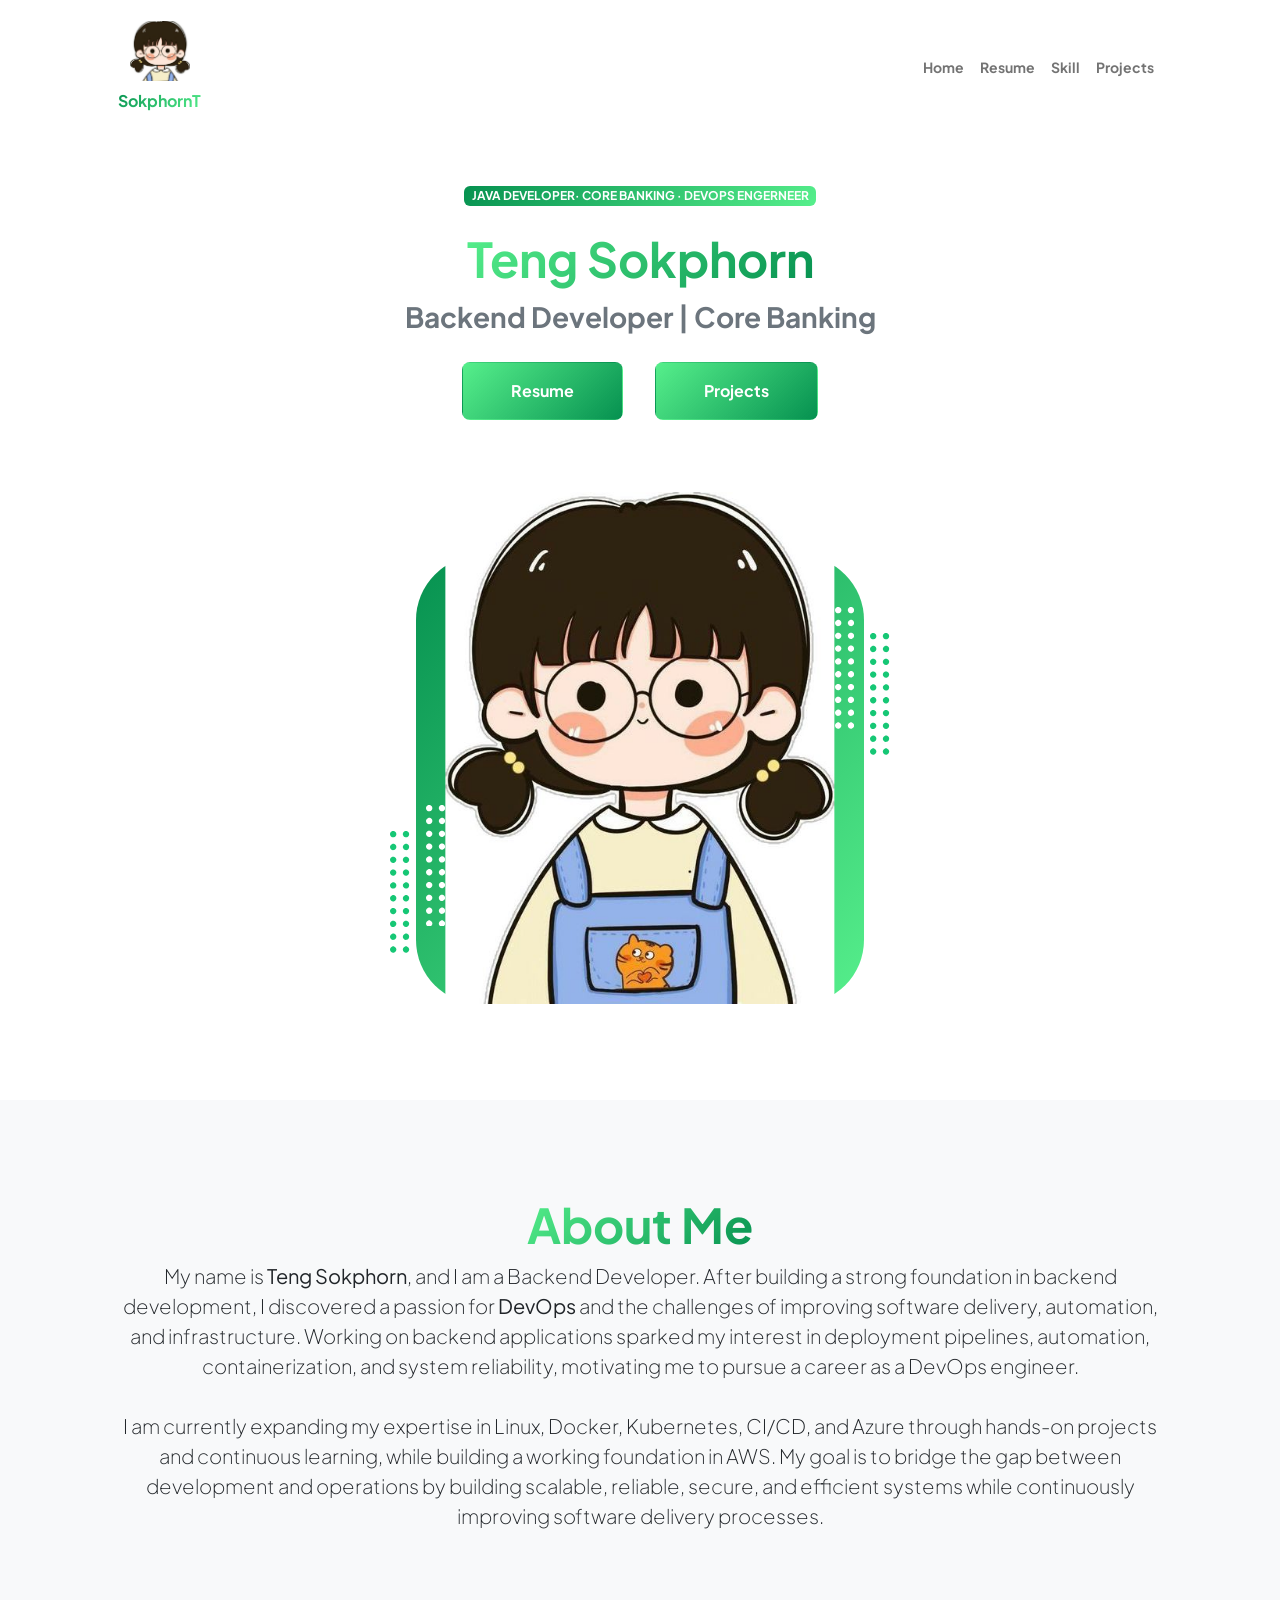
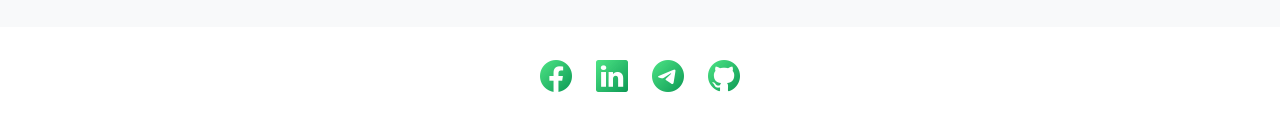
<file: index.html>
<!DOCTYPE html>
<html lang="en">
    <head>
        <meta charset="utf-8" />
        <meta name="viewport" content="width=device-width, initial-scale=1, shrink-to-fit=no" />
        <meta name="description" content="" />
        <meta name="author" content="" />
        <title>Sokphorn's Resume</title>
        <!-- Favicon-->
        <link rel="icon" type="image/x-icon" href="assets/girl_sk_1.png" />
        <!-- Custom Google font-->
        <link rel="preconnect" href="https://fonts.googleapis.com" />
        <link rel="preconnect" href="https://fonts.gstatic.com" crossorigin />
        <link href="https://fonts.googleapis.com/css2?family=Plus+Jakarta+Sans:wght@100;200;300;400;500;600;700;800;900&amp;display=swap" rel="stylesheet" />
        <!-- Bootstrap icons-->
        <link href="https://cdn.jsdelivr.net/npm/bootstrap-icons@1.8.1/font/bootstrap-icons.css" rel="stylesheet" />
        <!-- Core theme CSS (includes Bootstrap)-->
        <link href="css/styles.css" rel="stylesheet" />
    </head>
    <body class="d-flex flex-column h-100">
        <main class="flex-shrink-0">
            <!-- Navigation-->
            <nav class="navbar navbar-expand-lg navbar-light bg-white py-3">
                <div class="container px-5">
            
                    <a class="navbar-brand logo" href="index.html">
                        <img class="profile-imgs" src="assets/girl_sk_1.png" alt="SokphornT">
                        <span class="logo-text">SokphornT</span>
                    </a>
                    <button class="navbar-toggler" type="button" data-bs-toggle="collapse" data-bs-target="#navbarSupportedContent" aria-controls="navbarSupportedContent" aria-expanded="false" aria-label="Toggle navigation"><span class="navbar-toggler-icon"></span></button>
                    <div class="collapse navbar-collapse" id="navbarSupportedContent">
                        <ul class="navbar-nav ms-auto mb-2 mb-lg-0 small fw-bolder">
                            <li class="nav-item"><a class="nav-link" href="index.html">Home</a></li>
                            <li class="nav-item"><a class="nav-link" href="resume.html">Resume</a></li>
                            <li class="nav-item"><a class="nav-link" href="contact.html">Skill</a></li>
                            <li class="nav-item"><a class="nav-link" href="projects.html">Projects</a></li>
                        </ul>
                    </div>
                </div>
            </nav>
            <!-- Header-->
            <header class="py-5">
                <div class="container px-5 pb-5">
                    <div class="row gx-5 align-items-center">
                        <div class="col-xxl-5">
                            <!-- Header text content-->
                            <div class="text-center text-xxl-start">
                                <div class="badge bg-gradient-primary-to-secondary text-white mb-4"><div class="text-uppercase" style="color: white;">Java Developer&middot;  Core Banking &middot; DevOps Engerneer</div></div>
                                <h1 class="display-5 fw-bolder mb-2"><span class="text-gradient d-inline">Teng Sokphorn</span></h1>
                                <div class="fs-3 fw-light text-muted fw-bolder ">Backend Developer | Core Banking</div>
                                <br>
                                <div class="d-grid gap-3 d-sm-flex justify-content-sm-center justify-content-xxl-start mb-4">
                                    <a class="btn btn-lg px-5 py-3 me-sm-3 fs-6 fw-bolder" href="resume.html" style="background: -webkit-linear-gradient(315deg, #21ea67c2 0%, #069150 100%); color: white;">Resume</a>
                                    <a class="btn btn-lg px-5 py-3 fs-6 fw-bolder" href="projects.html" style="background: -webkit-linear-gradient(315deg, #21ea67c2 0%, #069150 100%); color: white;">Projects</a>
                                </div>
                            </div>
                        </div>
                        <div class="col-xxl-7">
                            <!-- Header profile picture-->
                            <div class="d-flex justify-content-center mt-5 mt-xxl-0">
                                <div class="profile bg-gradient-primary-to-secondary">
                                    <!-- TIP: For best results, use a photo with a transparent background like the demo example below-->
                                    <!-- Watch a tutorial on how to do this on YouTube (link)-->
                                    <img class="profile-img" src="assets/girl.jpg" alt="..." />
                                    <div class="dots-1">
                                        <!-- SVG Dots-->
                                        <svg version="1.1" xmlns="http://www.w3.org/2000/svg" xmlns:xlink="http://www.w3.org/1999/xlink" x="0px" y="0px" viewBox="0 0 191.6 1215.4" style="enable-background: new 0 0 191.6 1215.4" xml:space="preserve">
                                            <g transform="translate(0.000000,1280.000000) scale(0.100000,-0.100000)">
                                                <path d="M227.7,12788.6c-105-35-200-141-222-248c-43-206,163-412,369-369c155,32,275,190,260,339c-11,105-90,213-190,262        C383.7,12801.6,289.7,12808.6,227.7,12788.6z"></path>
                                                <path d="M1507.7,12788.6c-151-50-253-216-222-362c25-119,136-230,254-255c194-41,395,142,375,339c-11,105-90,213-190,262        C1663.7,12801.6,1569.7,12808.6,1507.7,12788.6z"></path>
                                                <path d="M227.7,11508.6c-105-35-200-141-222-248c-43-206,163-412,369-369c155,32,275,190,260,339c-11,105-90,213-190,262        C383.7,11521.6,289.7,11528.6,227.7,11508.6z"></path>
                                                <path d="M1507.7,11508.6c-151-50-253-216-222-362c25-119,136-230,254-255c194-41,395,142,375,339c-11,105-90,213-190,262        C1663.7,11521.6,1569.7,11528.6,1507.7,11508.6z"></path>
                                                <path d="M227.7,10228.6c-105-35-200-141-222-248c-43-206,163-412,369-369c155,32,275,190,260,339c-11,105-90,213-190,262        C383.7,10241.6,289.7,10248.6,227.7,10228.6z"></path>
                                                <path d="M1507.7,10228.6c-105-35-200-141-222-248c-43-206,163-412,369-369c155,32,275,190,260,339c-11,105-90,213-190,262        C1663.7,10241.6,1569.7,10248.6,1507.7,10228.6z"></path>
                                                <path d="M227.7,8948.6c-105-35-200-141-222-248c-43-206,163-412,369-369c155,32,275,190,260,339c-11,105-90,213-190,262        C383.7,8961.6,289.7,8968.6,227.7,8948.6z"></path>
                                                <path d="M1507.7,8948.6c-105-35-200-141-222-248c-43-206,163-412,369-369c155,32,275,190,260,339c-11,105-90,213-190,262        C1663.7,8961.6,1569.7,8968.6,1507.7,8948.6z"></path>
                                                <path d="M227.7,7668.6c-105-35-200-141-222-248c-43-206,163-412,369-369c155,32,275,190,260,339c-11,105-90,213-190,262        C383.7,7681.6,289.7,7688.6,227.7,7668.6z"></path>
                                                <path d="M1507.7,7668.6c-105-35-200-141-222-248c-43-206,163-412,369-369c155,32,275,190,260,339c-11,105-90,213-190,262        C1663.7,7681.6,1569.7,7688.6,1507.7,7668.6z"></path>
                                                <path d="M227.7,6388.6c-105-35-200-141-222-248c-43-206,163-412,369-369c155,32,275,190,260,339c-11,105-90,213-190,262        C383.7,6401.6,289.7,6408.6,227.7,6388.6z"></path>
                                                <path d="M1507.7,6388.6c-105-35-200-141-222-248c-43-206,163-412,369-369c155,32,275,190,260,339c-11,105-90,213-190,262        C1663.7,6401.6,1569.7,6408.6,1507.7,6388.6z"></path>
                                                <path d="M227.7,5108.6c-105-35-200-141-222-248c-43-206,163-412,369-369c155,32,275,190,260,339c-11,105-90,213-190,262        C383.7,5121.6,289.7,5128.6,227.7,5108.6z"></path>
                                                <path d="M1507.7,5108.6c-105-35-200-141-222-248c-43-206,163-412,369-369c155,32,275,190,260,339c-11,105-90,213-190,262        C1663.7,5121.6,1569.7,5128.6,1507.7,5108.6z"></path>
                                                <path d="M227.7,3828.6c-105-35-200-141-222-248c-43-206,163-412,369-369c155,32,275,190,260,339c-11,105-90,213-190,262        C383.7,3841.6,289.7,3848.6,227.7,3828.6z"></path>
                                                <path d="M1507.7,3828.6c-105-35-200-141-222-248c-43-206,163-412,369-369c155,32,275,190,260,339c-11,105-90,213-190,262        C1663.7,3841.6,1569.7,3848.6,1507.7,3828.6z"></path>
                                                <path d="M227.7,2548.6c-105-35-200-141-222-248c-43-206,163-412,369-369c155,32,275,190,260,339c-11,105-90,213-190,262        C383.7,2561.6,289.7,2568.6,227.7,2548.6z"></path>
                                                <path d="M1507.7,2548.6c-105-35-200-141-222-248c-43-206,163-412,369-369c155,32,275,190,260,339c-11,105-90,213-190,262        C1663.7,2561.6,1569.7,2568.6,1507.7,2548.6z"></path>
                                                <path d="M227.7,1268.6c-105-35-200-141-222-248c-43-206,163-412,369-369c155,32,275,190,260,339c-11,105-90,213-190,262        C383.7,1281.6,289.7,1288.6,227.7,1268.6z"></path>
                                                <path d="M1507.7,1268.6c-105-35-200-141-222-248c-43-206,163-412,369-369c155,32,275,190,260,339c-11,105-90,213-190,262        C1663.7,1281.6,1569.7,1288.6,1507.7,1268.6z"></path>
                                            </g>
                                        </svg>
                                        <!-- END of SVG dots-->
                                    </div>
                                    <div class="dots-2">
                                        <!-- SVG Dots-->
                                        <svg version="1.1" xmlns="http://www.w3.org/2000/svg" xmlns:xlink="http://www.w3.org/1999/xlink" x="0px" y="0px" viewBox="0 0 191.6 1215.4" style="enable-background: new 0 0 191.6 1215.4" xml:space="preserve">
                                            <g transform="translate(0.000000,1280.000000) scale(0.100000,-0.100000)">
                                                <path d="M227.7,12788.6c-105-35-200-141-222-248c-43-206,163-412,369-369c155,32,275,190,260,339c-11,105-90,213-190,262        C383.7,12801.6,289.7,12808.6,227.7,12788.6z"></path>
                                                <path d="M1507.7,12788.6c-151-50-253-216-222-362c25-119,136-230,254-255c194-41,395,142,375,339c-11,105-90,213-190,262        C1663.7,12801.6,1569.7,12808.6,1507.7,12788.6z"></path>
                                                <path d="M227.7,11508.6c-105-35-200-141-222-248c-43-206,163-412,369-369c155,32,275,190,260,339c-11,105-90,213-190,262        C383.7,11521.6,289.7,11528.6,227.7,11508.6z"></path>
                                                <path d="M1507.7,11508.6c-151-50-253-216-222-362c25-119,136-230,254-255c194-41,395,142,375,339c-11,105-90,213-190,262        C1663.7,11521.6,1569.7,11528.6,1507.7,11508.6z"></path>
                                                <path d="M227.7,10228.6c-105-35-200-141-222-248c-43-206,163-412,369-369c155,32,275,190,260,339c-11,105-90,213-190,262        C383.7,10241.6,289.7,10248.6,227.7,10228.6z"></path>
                                                <path d="M1507.7,10228.6c-105-35-200-141-222-248c-43-206,163-412,369-369c155,32,275,190,260,339c-11,105-90,213-190,262        C1663.7,10241.6,1569.7,10248.6,1507.7,10228.6z"></path>
                                                <path d="M227.7,8948.6c-105-35-200-141-222-248c-43-206,163-412,369-369c155,32,275,190,260,339c-11,105-90,213-190,262        C383.7,8961.6,289.7,8968.6,227.7,8948.6z"></path>
                                                <path d="M1507.7,8948.6c-105-35-200-141-222-248c-43-206,163-412,369-369c155,32,275,190,260,339c-11,105-90,213-190,262        C1663.7,8961.6,1569.7,8968.6,1507.7,8948.6z"></path>
                                                <path d="M227.7,7668.6c-105-35-200-141-222-248c-43-206,163-412,369-369c155,32,275,190,260,339c-11,105-90,213-190,262        C383.7,7681.6,289.7,7688.6,227.7,7668.6z"></path>
                                                <path d="M1507.7,7668.6c-105-35-200-141-222-248c-43-206,163-412,369-369c155,32,275,190,260,339c-11,105-90,213-190,262        C1663.7,7681.6,1569.7,7688.6,1507.7,7668.6z"></path>
                                                <path d="M227.7,6388.6c-105-35-200-141-222-248c-43-206,163-412,369-369c155,32,275,190,260,339c-11,105-90,213-190,262        C383.7,6401.6,289.7,6408.6,227.7,6388.6z"></path>
                                                <path d="M1507.7,6388.6c-105-35-200-141-222-248c-43-206,163-412,369-369c155,32,275,190,260,339c-11,105-90,213-190,262        C1663.7,6401.6,1569.7,6408.6,1507.7,6388.6z"></path>
                                                <path d="M227.7,5108.6c-105-35-200-141-222-248c-43-206,163-412,369-369c155,32,275,190,260,339c-11,105-90,213-190,262        C383.7,5121.6,289.7,5128.6,227.7,5108.6z"></path>
                                                <path d="M1507.7,5108.6c-105-35-200-141-222-248c-43-206,163-412,369-369c155,32,275,190,260,339c-11,105-90,213-190,262        C1663.7,5121.6,1569.7,5128.6,1507.7,5108.6z"></path>
                                                <path d="M227.7,3828.6c-105-35-200-141-222-248c-43-206,163-412,369-369c155,32,275,190,260,339c-11,105-90,213-190,262        C383.7,3841.6,289.7,3848.6,227.7,3828.6z"></path>
                                                <path d="M1507.7,3828.6c-105-35-200-141-222-248c-43-206,163-412,369-369c155,32,275,190,260,339c-11,105-90,213-190,262        C1663.7,3841.6,1569.7,3848.6,1507.7,3828.6z"></path>
                                                <path d="M227.7,2548.6c-105-35-200-141-222-248c-43-206,163-412,369-369c155,32,275,190,260,339c-11,105-90,213-190,262        C383.7,2561.6,289.7,2568.6,227.7,2548.6z"></path>
                                                <path d="M1507.7,2548.6c-105-35-200-141-222-248c-43-206,163-412,369-369c155,32,275,190,260,339c-11,105-90,213-190,262        C1663.7,2561.6,1569.7,2568.6,1507.7,2548.6z"></path>
                                                <path d="M227.7,1268.6c-105-35-200-141-222-248c-43-206,163-412,369-369c155,32,275,190,260,339c-11,105-90,213-190,262        C383.7,1281.6,289.7,1288.6,227.7,1268.6z"></path>
                                                <path d="M1507.7,1268.6c-105-35-200-141-222-248c-43-206,163-412,369-369c155,32,275,190,260,339c-11,105-90,213-190,262        C1663.7,1281.6,1569.7,1288.6,1507.7,1268.6z"></path>
                                            </g>
                                        </svg>
                                        <!-- END of SVG dots-->
                                    </div>
                                    <div class="dots-3">
                                        <!-- SVG Dots-->
                                        <svg version="1.1" xmlns="http://www.w3.org/2000/svg" xmlns:xlink="http://www.w3.org/1999/xlink" x="0px" y="0px" viewBox="0 0 191.6 1215.4" style="enable-background: new 0 0 191.6 1215.4" xml:space="preserve">
                                            <g transform="translate(0.000000,1280.000000) scale(0.100000,-0.100000)">
                                                <path d="M227.7,12788.6c-105-35-200-141-222-248c-43-206,163-412,369-369c155,32,275,190,260,339c-11,105-90,213-190,262        C383.7,12801.6,289.7,12808.6,227.7,12788.6z"></path>
                                                <path d="M1507.7,12788.6c-151-50-253-216-222-362c25-119,136-230,254-255c194-41,395,142,375,339c-11,105-90,213-190,262        C1663.7,12801.6,1569.7,12808.6,1507.7,12788.6z"></path>
                                                <path d="M227.7,11508.6c-105-35-200-141-222-248c-43-206,163-412,369-369c155,32,275,190,260,339c-11,105-90,213-190,262        C383.7,11521.6,289.7,11528.6,227.7,11508.6z"></path>
                                                <path d="M1507.7,11508.6c-151-50-253-216-222-362c25-119,136-230,254-255c194-41,395,142,375,339c-11,105-90,213-190,262        C1663.7,11521.6,1569.7,11528.6,1507.7,11508.6z"></path>
                                                <path d="M227.7,10228.6c-105-35-200-141-222-248c-43-206,163-412,369-369c155,32,275,190,260,339c-11,105-90,213-190,262        C383.7,10241.6,289.7,10248.6,227.7,10228.6z"></path>
                                                <path d="M1507.7,10228.6c-105-35-200-141-222-248c-43-206,163-412,369-369c155,32,275,190,260,339c-11,105-90,213-190,262        C1663.7,10241.6,1569.7,10248.6,1507.7,10228.6z"></path>
                                                <path d="M227.7,8948.6c-105-35-200-141-222-248c-43-206,163-412,369-369c155,32,275,190,260,339c-11,105-90,213-190,262        C383.7,8961.6,289.7,8968.6,227.7,8948.6z"></path>
                                                <path d="M1507.7,8948.6c-105-35-200-141-222-248c-43-206,163-412,369-369c155,32,275,190,260,339c-11,105-90,213-190,262        C1663.7,8961.6,1569.7,8968.6,1507.7,8948.6z"></path>
                                                <path d="M227.7,7668.6c-105-35-200-141-222-248c-43-206,163-412,369-369c155,32,275,190,260,339c-11,105-90,213-190,262        C383.7,7681.6,289.7,7688.6,227.7,7668.6z"></path>
                                                <path d="M1507.7,7668.6c-105-35-200-141-222-248c-43-206,163-412,369-369c155,32,275,190,260,339c-11,105-90,213-190,262        C1663.7,7681.6,1569.7,7688.6,1507.7,7668.6z"></path>
                                                <path d="M227.7,6388.6c-105-35-200-141-222-248c-43-206,163-412,369-369c155,32,275,190,260,339c-11,105-90,213-190,262        C383.7,6401.6,289.7,6408.6,227.7,6388.6z"></path>
                                                <path d="M1507.7,6388.6c-105-35-200-141-222-248c-43-206,163-412,369-369c155,32,275,190,260,339c-11,105-90,213-190,262        C1663.7,6401.6,1569.7,6408.6,1507.7,6388.6z"></path>
                                                <path d="M227.7,5108.6c-105-35-200-141-222-248c-43-206,163-412,369-369c155,32,275,190,260,339c-11,105-90,213-190,262        C383.7,5121.6,289.7,5128.6,227.7,5108.6z"></path>
                                                <path d="M1507.7,5108.6c-105-35-200-141-222-248c-43-206,163-412,369-369c155,32,275,190,260,339c-11,105-90,213-190,262        C1663.7,5121.6,1569.7,5128.6,1507.7,5108.6z"></path>
                                                <path d="M227.7,3828.6c-105-35-200-141-222-248c-43-206,163-412,369-369c155,32,275,190,260,339c-11,105-90,213-190,262        C383.7,3841.6,289.7,3848.6,227.7,3828.6z"></path>
                                                <path d="M1507.7,3828.6c-105-35-200-141-222-248c-43-206,163-412,369-369c155,32,275,190,260,339c-11,105-90,213-190,262        C1663.7,3841.6,1569.7,3848.6,1507.7,3828.6z"></path>
                                                <path d="M227.7,2548.6c-105-35-200-141-222-248c-43-206,163-412,369-369c155,32,275,190,260,339c-11,105-90,213-190,262        C383.7,2561.6,289.7,2568.6,227.7,2548.6z"></path>
                                                <path d="M1507.7,2548.6c-105-35-200-141-222-248c-43-206,163-412,369-369c155,32,275,190,260,339c-11,105-90,213-190,262        C1663.7,2561.6,1569.7,2568.6,1507.7,2548.6z"></path>
                                                <path d="M227.7,1268.6c-105-35-200-141-222-248c-43-206,163-412,369-369c155,32,275,190,260,339c-11,105-90,213-190,262        C383.7,1281.6,289.7,1288.6,227.7,1268.6z"></path>
                                                <path d="M1507.7,1268.6c-105-35-200-141-222-248c-43-206,163-412,369-369c155,32,275,190,260,339c-11,105-90,213-190,262        C1663.7,1281.6,1569.7,1288.6,1507.7,1268.6z"></path>
                                            </g>
                                        </svg>
                                        <!-- END of SVG dots-->
                                    </div>
                                    <div class="dots-4">
                                        <!-- SVG Dots-->
                                        <svg version="1.1" xmlns="http://www.w3.org/2000/svg" xmlns:xlink="http://www.w3.org/1999/xlink" x="0px" y="0px" viewBox="0 0 191.6 1215.4" style="enable-background: new 0 0 191.6 1215.4" xml:space="preserve">
                                            <g transform="translate(0.000000,1280.000000) scale(0.100000,-0.100000)">
                                                <path d="M227.7,12788.6c-105-35-200-141-222-248c-43-206,163-412,369-369c155,32,275,190,260,339c-11,105-90,213-190,262        C383.7,12801.6,289.7,12808.6,227.7,12788.6z"></path>
                                                <path d="M1507.7,12788.6c-151-50-253-216-222-362c25-119,136-230,254-255c194-41,395,142,375,339c-11,105-90,213-190,262        C1663.7,12801.6,1569.7,12808.6,1507.7,12788.6z"></path>
                                                <path d="M227.7,11508.6c-105-35-200-141-222-248c-43-206,163-412,369-369c155,32,275,190,260,339c-11,105-90,213-190,262        C383.7,11521.6,289.7,11528.6,227.7,11508.6z"></path>
                                                <path d="M1507.7,11508.6c-151-50-253-216-222-362c25-119,136-230,254-255c194-41,395,142,375,339c-11,105-90,213-190,262        C1663.7,11521.6,1569.7,11528.6,1507.7,11508.6z"></path>
                                                <path d="M227.7,10228.6c-105-35-200-141-222-248c-43-206,163-412,369-369c155,32,275,190,260,339c-11,105-90,213-190,262        C383.7,10241.6,289.7,10248.6,227.7,10228.6z"></path>
                                                <path d="M1507.7,10228.6c-105-35-200-141-222-248c-43-206,163-412,369-369c155,32,275,190,260,339c-11,105-90,213-190,262        C1663.7,10241.6,1569.7,10248.6,1507.7,10228.6z"></path>
                                                <path d="M227.7,8948.6c-105-35-200-141-222-248c-43-206,163-412,369-369c155,32,275,190,260,339c-11,105-90,213-190,262        C383.7,8961.6,289.7,8968.6,227.7,8948.6z"></path>
                                                <path d="M1507.7,8948.6c-105-35-200-141-222-248c-43-206,163-412,369-369c155,32,275,190,260,339c-11,105-90,213-190,262        C1663.7,8961.6,1569.7,8968.6,1507.7,8948.6z"></path>
                                                <path d="M227.7,7668.6c-105-35-200-141-222-248c-43-206,163-412,369-369c155,32,275,190,260,339c-11,105-90,213-190,262        C383.7,7681.6,289.7,7688.6,227.7,7668.6z"></path>
                                                <path d="M1507.7,7668.6c-105-35-200-141-222-248c-43-206,163-412,369-369c155,32,275,190,260,339c-11,105-90,213-190,262        C1663.7,7681.6,1569.7,7688.6,1507.7,7668.6z"></path>
                                                <path d="M227.7,6388.6c-105-35-200-141-222-248c-43-206,163-412,369-369c155,32,275,190,260,339c-11,105-90,213-190,262        C383.7,6401.6,289.7,6408.6,227.7,6388.6z"></path>
                                                <path d="M1507.7,6388.6c-105-35-200-141-222-248c-43-206,163-412,369-369c155,32,275,190,260,339c-11,105-90,213-190,262        C1663.7,6401.6,1569.7,6408.6,1507.7,6388.6z"></path>
                                                <path d="M227.7,5108.6c-105-35-200-141-222-248c-43-206,163-412,369-369c155,32,275,190,260,339c-11,105-90,213-190,262        C383.7,5121.6,289.7,5128.6,227.7,5108.6z"></path>
                                                <path d="M1507.7,5108.6c-105-35-200-141-222-248c-43-206,163-412,369-369c155,32,275,190,260,339c-11,105-90,213-190,262        C1663.7,5121.6,1569.7,5128.6,1507.7,5108.6z"></path>
                                                <path d="M227.7,3828.6c-105-35-200-141-222-248c-43-206,163-412,369-369c155,32,275,190,260,339c-11,105-90,213-190,262        C383.7,3841.6,289.7,3848.6,227.7,3828.6z"></path>
                                                <path d="M1507.7,3828.6c-105-35-200-141-222-248c-43-206,163-412,369-369c155,32,275,190,260,339c-11,105-90,213-190,262        C1663.7,3841.6,1569.7,3848.6,1507.7,3828.6z"></path>
                                                <path d="M227.7,2548.6c-105-35-200-141-222-248c-43-206,163-412,369-369c155,32,275,190,260,339c-11,105-90,213-190,262        C383.7,2561.6,289.7,2568.6,227.7,2548.6z"></path>
                                                <path d="M1507.7,2548.6c-105-35-200-141-222-248c-43-206,163-412,369-369c155,32,275,190,260,339c-11,105-90,213-190,262        C1663.7,2561.6,1569.7,2568.6,1507.7,2548.6z"></path>
                                                <path d="M227.7,1268.6c-105-35-200-141-222-248c-43-206,163-412,369-369c155,32,275,190,260,339c-11,105-90,213-190,262        C383.7,1281.6,289.7,1288.6,227.7,1268.6z"></path>
                                                <path d="M1507.7,1268.6c-105-35-200-141-222-248c-43-206,163-412,369-369c155,32,275,190,260,339c-11,105-90,213-190,262        C1663.7,1281.6,1569.7,1288.6,1507.7,1268.6z"></path>
                                            </g>
                                        </svg>
                                        <!-- END of SVG dots-->
                                    </div>
                                </div>
                            </div>
                        </div>
                    </div>
                </div>
            </header>
            <!-- About Section-->
            <section class="bg-light py-5">
                <div class="container px-5">
                    <div class="row gx-5 justify-content-center">
                        <div class="col-xxl-8">
                            <div class="text-center my-5">
                                <h2 class="display-5 fw-bolder"><span class="text-gradient d-inline">About Me</span></h2>
                                <dev class="lead fw-light mb-4">
                                    My name is <b>Teng Sokphorn</b>, and I am a Backend Developer.
                                     After building a strong foundation in backend development, 
                                     I discovered a passion for <b>DevOps</b> and the challenges of improving software delivery, automation, 
                                     and infrastructure. Working on backend applications sparked my interest in deployment pipelines, 
                                     automation, containerization, and system reliability, motivating me to pursue a career as a 
                                     DevOps engineer.
                                   <br>
                                   <br>
                                 I am currently expanding my expertise in Linux, Docker, Kubernetes, CI/CD, and Azure through hands-on projects and continuous learning, while building a working foundation in AWS. My goal is to bridge the gap between development and operations by building scalable, reliable, secure, and efficient systems while continuously improving software delivery processes.

                                    
                                    
                                    <!-- My name is <b>Teng Sokphorn</b> I'm a backend Developer, 
                                    after building a strong foundation in backend development, 
                                    I discovered a passion for DevOps and the challenges of improving software delivery and infrastructure.
                                     Working on backend applications sparked my interest in solving deployment, automation, 
                                     and system reliability issues, leading me to pursue a career as a <b>DevOps</b> engineer. 
                                     I am currently expanding my skills in Linux, Docker, Kubernetes, CI/CD, AWS, 
                                     and Azure through hands-on projects and continuous learning. My goal is to bridge development 
                                     and operations by building scalable, reliable, and efficient systems. -->
                                       <!-- <div  style="text-align: left;">There are some reason of moving: 
                                   <br> 1. I enjoy automation
                                   <br>  2.I want to learn cloud technologies
                                    <br> 3. I like solving infrastructure problems
                                   <br>  4. I enjoy Continuous Integration and Continuous Deployment (CI/CD)
                                   <br>  5. I enjoy working with developers and operations
                                   <br>  6. I want to improve system reliability
                                   <br>  7. I enjoy continuous learning
                                    <br> 8. I want to understand the complete software lifecycle
                                   <br>  9. I enjoy Linux and scripting
                                   <br>  10. Better career growth
                                </dev> -->
                            </dev>
                               
                            </div>
                        </div>
                    </div>
                </div>
            </section>
            <br>
             <div class="d-flex justify-content-center fs-2 gap-4">
                                    <a class="text-gradient" href="https://www.facebook.com/sokphornTENG7"><i class="bi bi-facebook"></i></a>
                                    <a class="text-gradient" href="#!"><i class="bi bi-linkedin"></i></a>
                                    <a class="text-gradient" href="https://t.me/SokphornT"><i class="bi bi-telegram"></i></a>
                                    <a class="text-gradient" href="https://github.com/SokphornTeng?tab=repositories"><i class="bi bi-github"></i></a>
                                </div>
        </main>
        <!-- Footer-->
        <!-- <footer class="bg-white py-4 mt-auto">
            <div class="container px-5">
                <div class="row align-items-center justify-content-between flex-column flex-sm-row">
               
                    </div>
               
                  

                    </div>
                </div>
            </div>
        </footer> -->
        <!-- Bootstrap core JS-->
         <br>
        <script src="https://cdn.jsdelivr.net/npm/bootstrap@5.2.3/dist/js/bootstrap.bundle.min.js"></script>
        <!-- Core theme JS-->
        <script src="js/scripts.js"></script>
    </body>
</html>
</file>
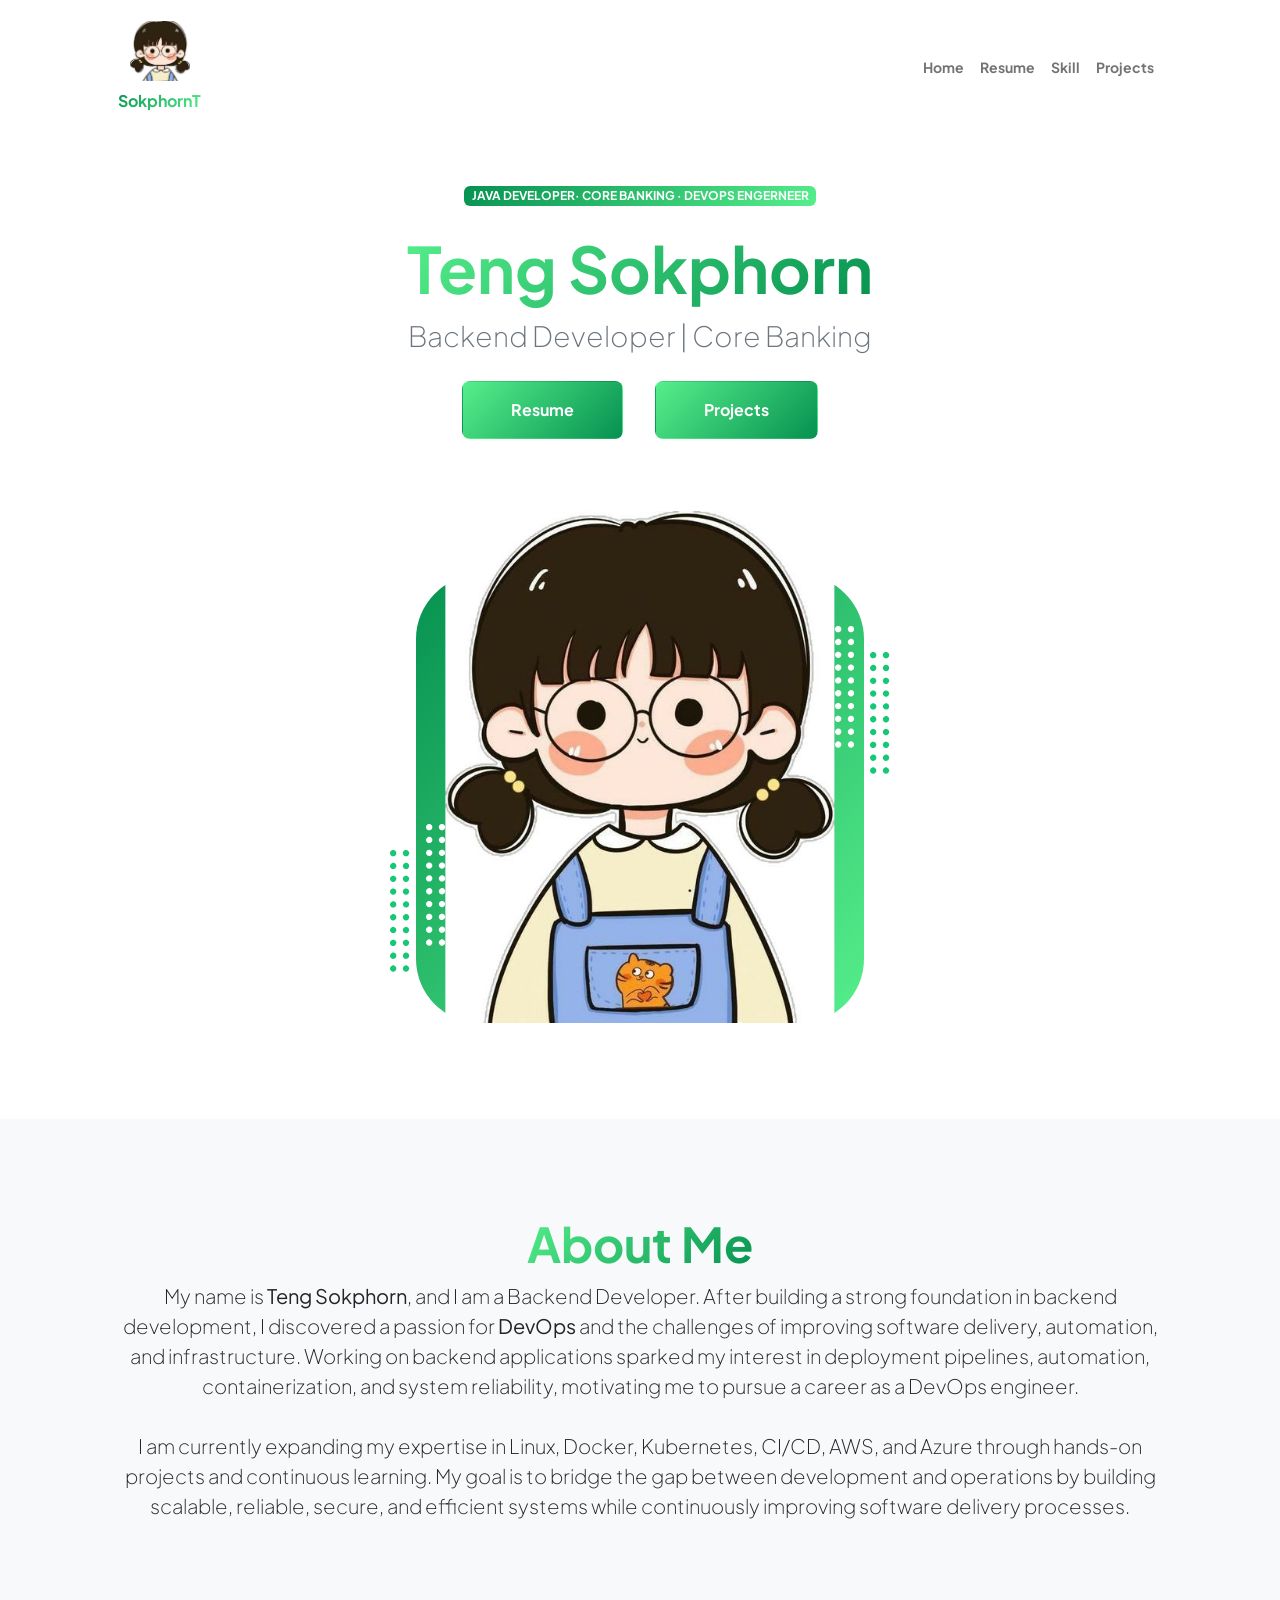
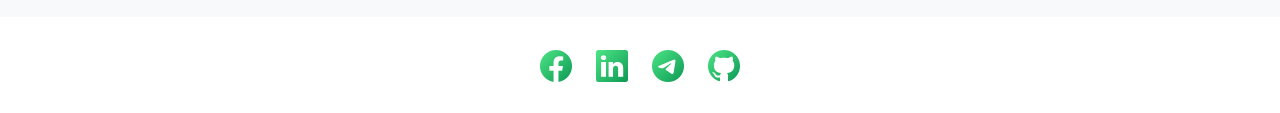
<file: Sokphorn-Resume/index.html>
<!DOCTYPE html>
<html lang="en">
    <head>
        <meta charset="utf-8" />
        <meta name="viewport" content="width=device-width, initial-scale=1, shrink-to-fit=no" />
        <meta name="description" content="" />
        <meta name="author" content="" />
        <title>Sokphorn's Resume</title>
        <!-- Favicon-->
        <link rel="icon" type="image/x-icon" href="assets/girl_sk_1.png" />
        <!-- Custom Google font-->
        <link rel="preconnect" href="https://fonts.googleapis.com" />
        <link rel="preconnect" href="https://fonts.gstatic.com" crossorigin />
        <link href="https://fonts.googleapis.com/css2?family=Plus+Jakarta+Sans:wght@100;200;300;400;500;600;700;800;900&amp;display=swap" rel="stylesheet" />
        <!-- Bootstrap icons-->
        <link href="https://cdn.jsdelivr.net/npm/bootstrap-icons@1.8.1/font/bootstrap-icons.css" rel="stylesheet" />
        <!-- Core theme CSS (includes Bootstrap)-->
        <link href="css/styles.css" rel="stylesheet" />
    </head>
    <body class="d-flex flex-column h-100">
        <main class="flex-shrink-0">
            <!-- Navigation-->
            <nav class="navbar navbar-expand-lg navbar-light bg-white py-3">
                <div class="container px-5">
            
                    <a class="navbar-brand logo" href="index.html">
                        <img class="profile-imgs" src="assets/girl_sk_1.png" alt="SokphornT">
                        <span class="logo-text">SokphornT</span>
                    </a>
                    <button class="navbar-toggler" type="button" data-bs-toggle="collapse" data-bs-target="#navbarSupportedContent" aria-controls="navbarSupportedContent" aria-expanded="false" aria-label="Toggle navigation"><span class="navbar-toggler-icon"></span></button>
                    <div class="collapse navbar-collapse" id="navbarSupportedContent">
                        <ul class="navbar-nav ms-auto mb-2 mb-lg-0 small fw-bolder">
                            <li class="nav-item"><a class="nav-link" href="index.html">Home</a></li>
                            <li class="nav-item"><a class="nav-link" href="resume.html">Resume</a></li>
                            <li class="nav-item"><a class="nav-link" href="contact.html">Skill</a></li>
                            <li class="nav-item"><a class="nav-link" href="projects.html">Projects</a></li>
                        </ul>
                    </div>
                </div>
            </nav>
            <!-- Header-->
            <header class="py-5">
                <div class="container px-5 pb-5">
                    <div class="row gx-5 align-items-center">
                        <div class="col-xxl-5">
                            <!-- Header text content-->
                            <div class="text-center text-xxl-start">
                                <div class="badge bg-gradient-primary-to-secondary text-white mb-4"><div class="text-uppercase" style="color: white;">Java Developer&middot;  Core Banking &middot; DevOps Engerneer</div></div>
                                <h1 class="display-3 fw-bolder mb-2"><span class="text-gradient d-inline">Teng Sokphorn</span></h1>
                                <div class="fs-3 fw-light text-muted">Backend Developer | Core Banking</div>
                                <br>
                                <div class="d-grid gap-3 d-sm-flex justify-content-sm-center justify-content-xxl-start mb-4">
                                    <a class="btn btn-lg px-5 py-3 me-sm-3 fs-6 fw-bolder" href="resume.html" style="background: -webkit-linear-gradient(315deg, #21ea67c2 0%, #069150 100%); color: white;">Resume</a>
                                    <a class="btn btn-lg px-5 py-3 fs-6 fw-bolder" href="projects.html" style="background: -webkit-linear-gradient(315deg, #21ea67c2 0%, #069150 100%); color: white;">Projects</a>
                                </div>
                            </div>
                        </div>
                        <div class="col-xxl-7">
                            <!-- Header profile picture-->
                            <div class="d-flex justify-content-center mt-5 mt-xxl-0">
                                <div class="profile bg-gradient-primary-to-secondary">
                                    <!-- TIP: For best results, use a photo with a transparent background like the demo example below-->
                                    <!-- Watch a tutorial on how to do this on YouTube (link)-->
                                    <img class="profile-img" src="assets/girl.jpg" alt="..." />
                                    <div class="dots-1">
                                        <!-- SVG Dots-->
                                        <svg version="1.1" xmlns="http://www.w3.org/2000/svg" xmlns:xlink="http://www.w3.org/1999/xlink" x="0px" y="0px" viewBox="0 0 191.6 1215.4" style="enable-background: new 0 0 191.6 1215.4" xml:space="preserve">
                                            <g transform="translate(0.000000,1280.000000) scale(0.100000,-0.100000)">
                                                <path d="M227.7,12788.6c-105-35-200-141-222-248c-43-206,163-412,369-369c155,32,275,190,260,339c-11,105-90,213-190,262        C383.7,12801.6,289.7,12808.6,227.7,12788.6z"></path>
                                                <path d="M1507.7,12788.6c-151-50-253-216-222-362c25-119,136-230,254-255c194-41,395,142,375,339c-11,105-90,213-190,262        C1663.7,12801.6,1569.7,12808.6,1507.7,12788.6z"></path>
                                                <path d="M227.7,11508.6c-105-35-200-141-222-248c-43-206,163-412,369-369c155,32,275,190,260,339c-11,105-90,213-190,262        C383.7,11521.6,289.7,11528.6,227.7,11508.6z"></path>
                                                <path d="M1507.7,11508.6c-151-50-253-216-222-362c25-119,136-230,254-255c194-41,395,142,375,339c-11,105-90,213-190,262        C1663.7,11521.6,1569.7,11528.6,1507.7,11508.6z"></path>
                                                <path d="M227.7,10228.6c-105-35-200-141-222-248c-43-206,163-412,369-369c155,32,275,190,260,339c-11,105-90,213-190,262        C383.7,10241.6,289.7,10248.6,227.7,10228.6z"></path>
                                                <path d="M1507.7,10228.6c-105-35-200-141-222-248c-43-206,163-412,369-369c155,32,275,190,260,339c-11,105-90,213-190,262        C1663.7,10241.6,1569.7,10248.6,1507.7,10228.6z"></path>
                                                <path d="M227.7,8948.6c-105-35-200-141-222-248c-43-206,163-412,369-369c155,32,275,190,260,339c-11,105-90,213-190,262        C383.7,8961.6,289.7,8968.6,227.7,8948.6z"></path>
                                                <path d="M1507.7,8948.6c-105-35-200-141-222-248c-43-206,163-412,369-369c155,32,275,190,260,339c-11,105-90,213-190,262        C1663.7,8961.6,1569.7,8968.6,1507.7,8948.6z"></path>
                                                <path d="M227.7,7668.6c-105-35-200-141-222-248c-43-206,163-412,369-369c155,32,275,190,260,339c-11,105-90,213-190,262        C383.7,7681.6,289.7,7688.6,227.7,7668.6z"></path>
                                                <path d="M1507.7,7668.6c-105-35-200-141-222-248c-43-206,163-412,369-369c155,32,275,190,260,339c-11,105-90,213-190,262        C1663.7,7681.6,1569.7,7688.6,1507.7,7668.6z"></path>
                                                <path d="M227.7,6388.6c-105-35-200-141-222-248c-43-206,163-412,369-369c155,32,275,190,260,339c-11,105-90,213-190,262        C383.7,6401.6,289.7,6408.6,227.7,6388.6z"></path>
                                                <path d="M1507.7,6388.6c-105-35-200-141-222-248c-43-206,163-412,369-369c155,32,275,190,260,339c-11,105-90,213-190,262        C1663.7,6401.6,1569.7,6408.6,1507.7,6388.6z"></path>
                                                <path d="M227.7,5108.6c-105-35-200-141-222-248c-43-206,163-412,369-369c155,32,275,190,260,339c-11,105-90,213-190,262        C383.7,5121.6,289.7,5128.6,227.7,5108.6z"></path>
                                                <path d="M1507.7,5108.6c-105-35-200-141-222-248c-43-206,163-412,369-369c155,32,275,190,260,339c-11,105-90,213-190,262        C1663.7,5121.6,1569.7,5128.6,1507.7,5108.6z"></path>
                                                <path d="M227.7,3828.6c-105-35-200-141-222-248c-43-206,163-412,369-369c155,32,275,190,260,339c-11,105-90,213-190,262        C383.7,3841.6,289.7,3848.6,227.7,3828.6z"></path>
                                                <path d="M1507.7,3828.6c-105-35-200-141-222-248c-43-206,163-412,369-369c155,32,275,190,260,339c-11,105-90,213-190,262        C1663.7,3841.6,1569.7,3848.6,1507.7,3828.6z"></path>
                                                <path d="M227.7,2548.6c-105-35-200-141-222-248c-43-206,163-412,369-369c155,32,275,190,260,339c-11,105-90,213-190,262        C383.7,2561.6,289.7,2568.6,227.7,2548.6z"></path>
                                                <path d="M1507.7,2548.6c-105-35-200-141-222-248c-43-206,163-412,369-369c155,32,275,190,260,339c-11,105-90,213-190,262        C1663.7,2561.6,1569.7,2568.6,1507.7,2548.6z"></path>
                                                <path d="M227.7,1268.6c-105-35-200-141-222-248c-43-206,163-412,369-369c155,32,275,190,260,339c-11,105-90,213-190,262        C383.7,1281.6,289.7,1288.6,227.7,1268.6z"></path>
                                                <path d="M1507.7,1268.6c-105-35-200-141-222-248c-43-206,163-412,369-369c155,32,275,190,260,339c-11,105-90,213-190,262        C1663.7,1281.6,1569.7,1288.6,1507.7,1268.6z"></path>
                                            </g>
                                        </svg>
                                        <!-- END of SVG dots-->
                                    </div>
                                    <div class="dots-2">
                                        <!-- SVG Dots-->
                                        <svg version="1.1" xmlns="http://www.w3.org/2000/svg" xmlns:xlink="http://www.w3.org/1999/xlink" x="0px" y="0px" viewBox="0 0 191.6 1215.4" style="enable-background: new 0 0 191.6 1215.4" xml:space="preserve">
                                            <g transform="translate(0.000000,1280.000000) scale(0.100000,-0.100000)">
                                                <path d="M227.7,12788.6c-105-35-200-141-222-248c-43-206,163-412,369-369c155,32,275,190,260,339c-11,105-90,213-190,262        C383.7,12801.6,289.7,12808.6,227.7,12788.6z"></path>
                                                <path d="M1507.7,12788.6c-151-50-253-216-222-362c25-119,136-230,254-255c194-41,395,142,375,339c-11,105-90,213-190,262        C1663.7,12801.6,1569.7,12808.6,1507.7,12788.6z"></path>
                                                <path d="M227.7,11508.6c-105-35-200-141-222-248c-43-206,163-412,369-369c155,32,275,190,260,339c-11,105-90,213-190,262        C383.7,11521.6,289.7,11528.6,227.7,11508.6z"></path>
                                                <path d="M1507.7,11508.6c-151-50-253-216-222-362c25-119,136-230,254-255c194-41,395,142,375,339c-11,105-90,213-190,262        C1663.7,11521.6,1569.7,11528.6,1507.7,11508.6z"></path>
                                                <path d="M227.7,10228.6c-105-35-200-141-222-248c-43-206,163-412,369-369c155,32,275,190,260,339c-11,105-90,213-190,262        C383.7,10241.6,289.7,10248.6,227.7,10228.6z"></path>
                                                <path d="M1507.7,10228.6c-105-35-200-141-222-248c-43-206,163-412,369-369c155,32,275,190,260,339c-11,105-90,213-190,262        C1663.7,10241.6,1569.7,10248.6,1507.7,10228.6z"></path>
                                                <path d="M227.7,8948.6c-105-35-200-141-222-248c-43-206,163-412,369-369c155,32,275,190,260,339c-11,105-90,213-190,262        C383.7,8961.6,289.7,8968.6,227.7,8948.6z"></path>
                                                <path d="M1507.7,8948.6c-105-35-200-141-222-248c-43-206,163-412,369-369c155,32,275,190,260,339c-11,105-90,213-190,262        C1663.7,8961.6,1569.7,8968.6,1507.7,8948.6z"></path>
                                                <path d="M227.7,7668.6c-105-35-200-141-222-248c-43-206,163-412,369-369c155,32,275,190,260,339c-11,105-90,213-190,262        C383.7,7681.6,289.7,7688.6,227.7,7668.6z"></path>
                                                <path d="M1507.7,7668.6c-105-35-200-141-222-248c-43-206,163-412,369-369c155,32,275,190,260,339c-11,105-90,213-190,262        C1663.7,7681.6,1569.7,7688.6,1507.7,7668.6z"></path>
                                                <path d="M227.7,6388.6c-105-35-200-141-222-248c-43-206,163-412,369-369c155,32,275,190,260,339c-11,105-90,213-190,262        C383.7,6401.6,289.7,6408.6,227.7,6388.6z"></path>
                                                <path d="M1507.7,6388.6c-105-35-200-141-222-248c-43-206,163-412,369-369c155,32,275,190,260,339c-11,105-90,213-190,262        C1663.7,6401.6,1569.7,6408.6,1507.7,6388.6z"></path>
                                                <path d="M227.7,5108.6c-105-35-200-141-222-248c-43-206,163-412,369-369c155,32,275,190,260,339c-11,105-90,213-190,262        C383.7,5121.6,289.7,5128.6,227.7,5108.6z"></path>
                                                <path d="M1507.7,5108.6c-105-35-200-141-222-248c-43-206,163-412,369-369c155,32,275,190,260,339c-11,105-90,213-190,262        C1663.7,5121.6,1569.7,5128.6,1507.7,5108.6z"></path>
                                                <path d="M227.7,3828.6c-105-35-200-141-222-248c-43-206,163-412,369-369c155,32,275,190,260,339c-11,105-90,213-190,262        C383.7,3841.6,289.7,3848.6,227.7,3828.6z"></path>
                                                <path d="M1507.7,3828.6c-105-35-200-141-222-248c-43-206,163-412,369-369c155,32,275,190,260,339c-11,105-90,213-190,262        C1663.7,3841.6,1569.7,3848.6,1507.7,3828.6z"></path>
                                                <path d="M227.7,2548.6c-105-35-200-141-222-248c-43-206,163-412,369-369c155,32,275,190,260,339c-11,105-90,213-190,262        C383.7,2561.6,289.7,2568.6,227.7,2548.6z"></path>
                                                <path d="M1507.7,2548.6c-105-35-200-141-222-248c-43-206,163-412,369-369c155,32,275,190,260,339c-11,105-90,213-190,262        C1663.7,2561.6,1569.7,2568.6,1507.7,2548.6z"></path>
                                                <path d="M227.7,1268.6c-105-35-200-141-222-248c-43-206,163-412,369-369c155,32,275,190,260,339c-11,105-90,213-190,262        C383.7,1281.6,289.7,1288.6,227.7,1268.6z"></path>
                                                <path d="M1507.7,1268.6c-105-35-200-141-222-248c-43-206,163-412,369-369c155,32,275,190,260,339c-11,105-90,213-190,262        C1663.7,1281.6,1569.7,1288.6,1507.7,1268.6z"></path>
                                            </g>
                                        </svg>
                                        <!-- END of SVG dots-->
                                    </div>
                                    <div class="dots-3">
                                        <!-- SVG Dots-->
                                        <svg version="1.1" xmlns="http://www.w3.org/2000/svg" xmlns:xlink="http://www.w3.org/1999/xlink" x="0px" y="0px" viewBox="0 0 191.6 1215.4" style="enable-background: new 0 0 191.6 1215.4" xml:space="preserve">
                                            <g transform="translate(0.000000,1280.000000) scale(0.100000,-0.100000)">
                                                <path d="M227.7,12788.6c-105-35-200-141-222-248c-43-206,163-412,369-369c155,32,275,190,260,339c-11,105-90,213-190,262        C383.7,12801.6,289.7,12808.6,227.7,12788.6z"></path>
                                                <path d="M1507.7,12788.6c-151-50-253-216-222-362c25-119,136-230,254-255c194-41,395,142,375,339c-11,105-90,213-190,262        C1663.7,12801.6,1569.7,12808.6,1507.7,12788.6z"></path>
                                                <path d="M227.7,11508.6c-105-35-200-141-222-248c-43-206,163-412,369-369c155,32,275,190,260,339c-11,105-90,213-190,262        C383.7,11521.6,289.7,11528.6,227.7,11508.6z"></path>
                                                <path d="M1507.7,11508.6c-151-50-253-216-222-362c25-119,136-230,254-255c194-41,395,142,375,339c-11,105-90,213-190,262        C1663.7,11521.6,1569.7,11528.6,1507.7,11508.6z"></path>
                                                <path d="M227.7,10228.6c-105-35-200-141-222-248c-43-206,163-412,369-369c155,32,275,190,260,339c-11,105-90,213-190,262        C383.7,10241.6,289.7,10248.6,227.7,10228.6z"></path>
                                                <path d="M1507.7,10228.6c-105-35-200-141-222-248c-43-206,163-412,369-369c155,32,275,190,260,339c-11,105-90,213-190,262        C1663.7,10241.6,1569.7,10248.6,1507.7,10228.6z"></path>
                                                <path d="M227.7,8948.6c-105-35-200-141-222-248c-43-206,163-412,369-369c155,32,275,190,260,339c-11,105-90,213-190,262        C383.7,8961.6,289.7,8968.6,227.7,8948.6z"></path>
                                                <path d="M1507.7,8948.6c-105-35-200-141-222-248c-43-206,163-412,369-369c155,32,275,190,260,339c-11,105-90,213-190,262        C1663.7,8961.6,1569.7,8968.6,1507.7,8948.6z"></path>
                                                <path d="M227.7,7668.6c-105-35-200-141-222-248c-43-206,163-412,369-369c155,32,275,190,260,339c-11,105-90,213-190,262        C383.7,7681.6,289.7,7688.6,227.7,7668.6z"></path>
                                                <path d="M1507.7,7668.6c-105-35-200-141-222-248c-43-206,163-412,369-369c155,32,275,190,260,339c-11,105-90,213-190,262        C1663.7,7681.6,1569.7,7688.6,1507.7,7668.6z"></path>
                                                <path d="M227.7,6388.6c-105-35-200-141-222-248c-43-206,163-412,369-369c155,32,275,190,260,339c-11,105-90,213-190,262        C383.7,6401.6,289.7,6408.6,227.7,6388.6z"></path>
                                                <path d="M1507.7,6388.6c-105-35-200-141-222-248c-43-206,163-412,369-369c155,32,275,190,260,339c-11,105-90,213-190,262        C1663.7,6401.6,1569.7,6408.6,1507.7,6388.6z"></path>
                                                <path d="M227.7,5108.6c-105-35-200-141-222-248c-43-206,163-412,369-369c155,32,275,190,260,339c-11,105-90,213-190,262        C383.7,5121.6,289.7,5128.6,227.7,5108.6z"></path>
                                                <path d="M1507.7,5108.6c-105-35-200-141-222-248c-43-206,163-412,369-369c155,32,275,190,260,339c-11,105-90,213-190,262        C1663.7,5121.6,1569.7,5128.6,1507.7,5108.6z"></path>
                                                <path d="M227.7,3828.6c-105-35-200-141-222-248c-43-206,163-412,369-369c155,32,275,190,260,339c-11,105-90,213-190,262        C383.7,3841.6,289.7,3848.6,227.7,3828.6z"></path>
                                                <path d="M1507.7,3828.6c-105-35-200-141-222-248c-43-206,163-412,369-369c155,32,275,190,260,339c-11,105-90,213-190,262        C1663.7,3841.6,1569.7,3848.6,1507.7,3828.6z"></path>
                                                <path d="M227.7,2548.6c-105-35-200-141-222-248c-43-206,163-412,369-369c155,32,275,190,260,339c-11,105-90,213-190,262        C383.7,2561.6,289.7,2568.6,227.7,2548.6z"></path>
                                                <path d="M1507.7,2548.6c-105-35-200-141-222-248c-43-206,163-412,369-369c155,32,275,190,260,339c-11,105-90,213-190,262        C1663.7,2561.6,1569.7,2568.6,1507.7,2548.6z"></path>
                                                <path d="M227.7,1268.6c-105-35-200-141-222-248c-43-206,163-412,369-369c155,32,275,190,260,339c-11,105-90,213-190,262        C383.7,1281.6,289.7,1288.6,227.7,1268.6z"></path>
                                                <path d="M1507.7,1268.6c-105-35-200-141-222-248c-43-206,163-412,369-369c155,32,275,190,260,339c-11,105-90,213-190,262        C1663.7,1281.6,1569.7,1288.6,1507.7,1268.6z"></path>
                                            </g>
                                        </svg>
                                        <!-- END of SVG dots-->
                                    </div>
                                    <div class="dots-4">
                                        <!-- SVG Dots-->
                                        <svg version="1.1" xmlns="http://www.w3.org/2000/svg" xmlns:xlink="http://www.w3.org/1999/xlink" x="0px" y="0px" viewBox="0 0 191.6 1215.4" style="enable-background: new 0 0 191.6 1215.4" xml:space="preserve">
                                            <g transform="translate(0.000000,1280.000000) scale(0.100000,-0.100000)">
                                                <path d="M227.7,12788.6c-105-35-200-141-222-248c-43-206,163-412,369-369c155,32,275,190,260,339c-11,105-90,213-190,262        C383.7,12801.6,289.7,12808.6,227.7,12788.6z"></path>
                                                <path d="M1507.7,12788.6c-151-50-253-216-222-362c25-119,136-230,254-255c194-41,395,142,375,339c-11,105-90,213-190,262        C1663.7,12801.6,1569.7,12808.6,1507.7,12788.6z"></path>
                                                <path d="M227.7,11508.6c-105-35-200-141-222-248c-43-206,163-412,369-369c155,32,275,190,260,339c-11,105-90,213-190,262        C383.7,11521.6,289.7,11528.6,227.7,11508.6z"></path>
                                                <path d="M1507.7,11508.6c-151-50-253-216-222-362c25-119,136-230,254-255c194-41,395,142,375,339c-11,105-90,213-190,262        C1663.7,11521.6,1569.7,11528.6,1507.7,11508.6z"></path>
                                                <path d="M227.7,10228.6c-105-35-200-141-222-248c-43-206,163-412,369-369c155,32,275,190,260,339c-11,105-90,213-190,262        C383.7,10241.6,289.7,10248.6,227.7,10228.6z"></path>
                                                <path d="M1507.7,10228.6c-105-35-200-141-222-248c-43-206,163-412,369-369c155,32,275,190,260,339c-11,105-90,213-190,262        C1663.7,10241.6,1569.7,10248.6,1507.7,10228.6z"></path>
                                                <path d="M227.7,8948.6c-105-35-200-141-222-248c-43-206,163-412,369-369c155,32,275,190,260,339c-11,105-90,213-190,262        C383.7,8961.6,289.7,8968.6,227.7,8948.6z"></path>
                                                <path d="M1507.7,8948.6c-105-35-200-141-222-248c-43-206,163-412,369-369c155,32,275,190,260,339c-11,105-90,213-190,262        C1663.7,8961.6,1569.7,8968.6,1507.7,8948.6z"></path>
                                                <path d="M227.7,7668.6c-105-35-200-141-222-248c-43-206,163-412,369-369c155,32,275,190,260,339c-11,105-90,213-190,262        C383.7,7681.6,289.7,7688.6,227.7,7668.6z"></path>
                                                <path d="M1507.7,7668.6c-105-35-200-141-222-248c-43-206,163-412,369-369c155,32,275,190,260,339c-11,105-90,213-190,262        C1663.7,7681.6,1569.7,7688.6,1507.7,7668.6z"></path>
                                                <path d="M227.7,6388.6c-105-35-200-141-222-248c-43-206,163-412,369-369c155,32,275,190,260,339c-11,105-90,213-190,262        C383.7,6401.6,289.7,6408.6,227.7,6388.6z"></path>
                                                <path d="M1507.7,6388.6c-105-35-200-141-222-248c-43-206,163-412,369-369c155,32,275,190,260,339c-11,105-90,213-190,262        C1663.7,6401.6,1569.7,6408.6,1507.7,6388.6z"></path>
                                                <path d="M227.7,5108.6c-105-35-200-141-222-248c-43-206,163-412,369-369c155,32,275,190,260,339c-11,105-90,213-190,262        C383.7,5121.6,289.7,5128.6,227.7,5108.6z"></path>
                                                <path d="M1507.7,5108.6c-105-35-200-141-222-248c-43-206,163-412,369-369c155,32,275,190,260,339c-11,105-90,213-190,262        C1663.7,5121.6,1569.7,5128.6,1507.7,5108.6z"></path>
                                                <path d="M227.7,3828.6c-105-35-200-141-222-248c-43-206,163-412,369-369c155,32,275,190,260,339c-11,105-90,213-190,262        C383.7,3841.6,289.7,3848.6,227.7,3828.6z"></path>
                                                <path d="M1507.7,3828.6c-105-35-200-141-222-248c-43-206,163-412,369-369c155,32,275,190,260,339c-11,105-90,213-190,262        C1663.7,3841.6,1569.7,3848.6,1507.7,3828.6z"></path>
                                                <path d="M227.7,2548.6c-105-35-200-141-222-248c-43-206,163-412,369-369c155,32,275,190,260,339c-11,105-90,213-190,262        C383.7,2561.6,289.7,2568.6,227.7,2548.6z"></path>
                                                <path d="M1507.7,2548.6c-105-35-200-141-222-248c-43-206,163-412,369-369c155,32,275,190,260,339c-11,105-90,213-190,262        C1663.7,2561.6,1569.7,2568.6,1507.7,2548.6z"></path>
                                                <path d="M227.7,1268.6c-105-35-200-141-222-248c-43-206,163-412,369-369c155,32,275,190,260,339c-11,105-90,213-190,262        C383.7,1281.6,289.7,1288.6,227.7,1268.6z"></path>
                                                <path d="M1507.7,1268.6c-105-35-200-141-222-248c-43-206,163-412,369-369c155,32,275,190,260,339c-11,105-90,213-190,262        C1663.7,1281.6,1569.7,1288.6,1507.7,1268.6z"></path>
                                            </g>
                                        </svg>
                                        <!-- END of SVG dots-->
                                    </div>
                                </div>
                            </div>
                        </div>
                    </div>
                </div>
            </header>
            <!-- About Section-->
            <section class="bg-light py-5">
                <div class="container px-5">
                    <div class="row gx-5 justify-content-center">
                        <div class="col-xxl-8">
                            <div class="text-center my-5">
                                <h2 class="display-5 fw-bolder"><span class="text-gradient d-inline">About Me</span></h2>
                                <dev class="lead fw-light mb-4">
                                    My name is <b>Teng Sokphorn</b>, and I am a Backend Developer.
                                     After building a strong foundation in backend development, 
                                     I discovered a passion for <b>DevOps</b> and the challenges of improving software delivery, automation, 
                                     and infrastructure. Working on backend applications sparked my interest in deployment pipelines, 
                                     automation, containerization, and system reliability, motivating me to pursue a career as a 
                                     DevOps engineer.
                                   <br>
                                   <br>
                                 I am currently expanding my expertise in Linux, Docker, Kubernetes, CI/CD, AWS, and Azure through hands-on projects and continuous learning. My goal is to bridge the gap between development and operations by building scalable, reliable, secure, and efficient systems while continuously improving software delivery processes.

                                    
                                    
                                    <!-- My name is <b>Teng Sokphorn</b> I'm a backend Developer, 
                                    after building a strong foundation in backend development, 
                                    I discovered a passion for DevOps and the challenges of improving software delivery and infrastructure.
                                     Working on backend applications sparked my interest in solving deployment, automation, 
                                     and system reliability issues, leading me to pursue a career as a <b>DevOps</b> engineer. 
                                     I am currently expanding my skills in Linux, Docker, Kubernetes, CI/CD, AWS, 
                                     and Azure through hands-on projects and continuous learning. My goal is to bridge development 
                                     and operations by building scalable, reliable, and efficient systems. -->
                                       <!-- <div  style="text-align: left;">There are some reason of moving: 
                                   <br> 1. I enjoy automation
                                   <br>  2.I want to learn cloud technologies
                                    <br> 3. I like solving infrastructure problems
                                   <br>  4. I enjoy Continuous Integration and Continuous Deployment (CI/CD)
                                   <br>  5. I enjoy working with developers and operations
                                   <br>  6. I want to improve system reliability
                                   <br>  7. I enjoy continuous learning
                                    <br> 8. I want to understand the complete software lifecycle
                                   <br>  9. I enjoy Linux and scripting
                                   <br>  10. Better career growth
                                </dev> -->
                            </dev>
                               
                            </div>
                        </div>
                    </div>
                </div>
            </section>
            <br>
             <div class="d-flex justify-content-center fs-2 gap-4">
                                    <a class="text-gradient" href="https://www.facebook.com/sokphornTENG7"><i class="bi bi-facebook"></i></a>
                                    <a class="text-gradient" href="#!"><i class="bi bi-linkedin"></i></a>
                                    <a class="text-gradient" href="https://t.me/SokphornT"><i class="bi bi-telegram"></i></a>
                                    <a class="text-gradient" href="https://github.com/SokphornTeng?tab=repositories"><i class="bi bi-github"></i></a>
                                </div>
        </main>
        <!-- Footer-->
        <!-- <footer class="bg-white py-4 mt-auto">
            <div class="container px-5">
                <div class="row align-items-center justify-content-between flex-column flex-sm-row">
               
                    </div>
               
                  

                    </div>
                </div>
            </div>
        </footer> -->
        <!-- Bootstrap core JS-->
         <br>
        <script src="https://cdn.jsdelivr.net/npm/bootstrap@5.2.3/dist/js/bootstrap.bundle.min.js"></script>
        <!-- Core theme JS-->
        <script src="js/scripts.js"></script>
    </body>
</html>
</file>
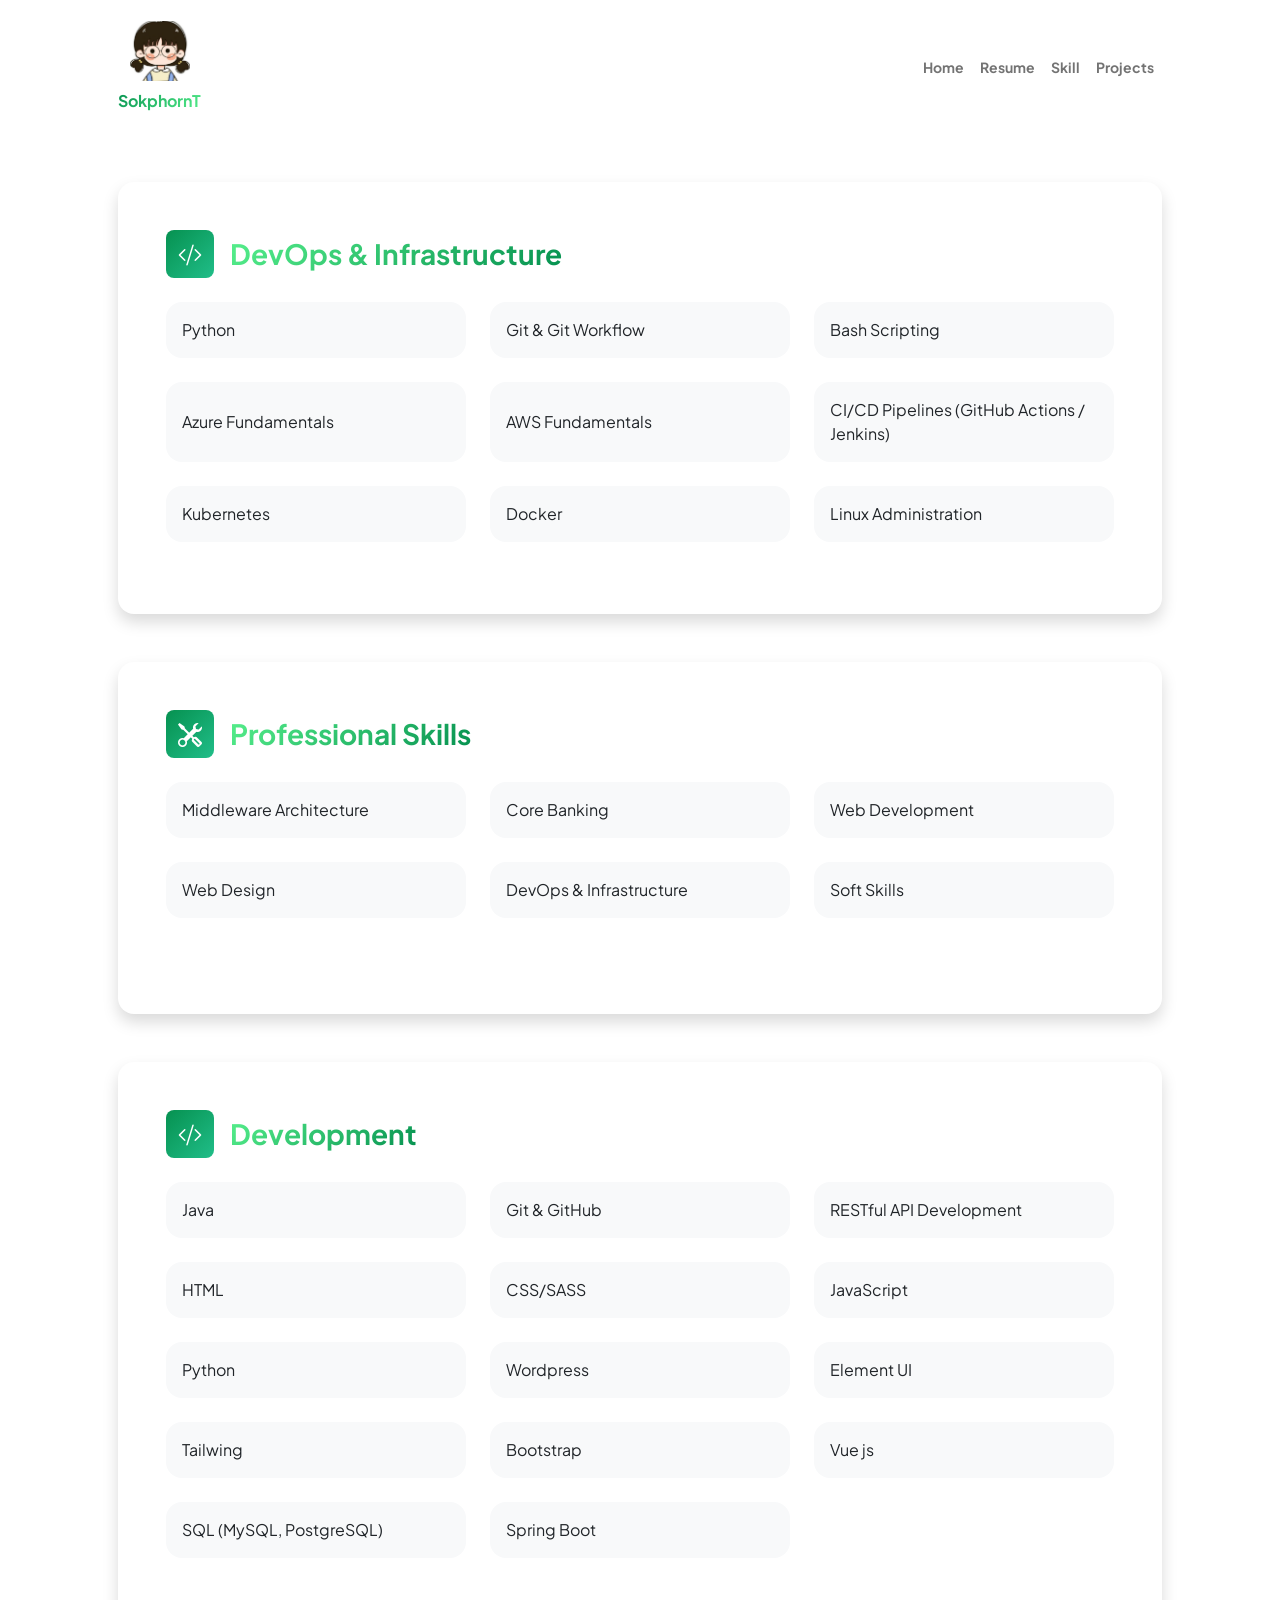
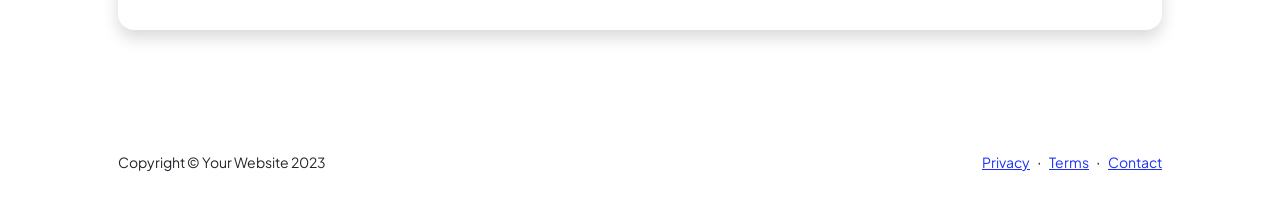
<file: contact.html>
<!DOCTYPE html>
<html lang="en">
    <head>
        <meta charset="utf-8" />
        <meta name="viewport" content="width=device-width, initial-scale=1, shrink-to-fit=no" />
        <meta name="description" content />
        <meta name="author" content />
        <title>Sokphorn's Resume</title>
        <!-- Favicon-->
        <link rel="icon" type="image/x-icon" href="assets/girl.jpg" />
        <!-- Custom Google font-->
        <link rel="preconnect" href="https://fonts.googleapis.com" />
        <link rel="preconnect" href="https://fonts.gstatic.com" crossorigin />
        <link href="https://fonts.googleapis.com/css2?family=Plus+Jakarta+Sans:wght@100;200;300;400;500;600;700;800;900&amp;display=swap" rel="stylesheet" />
        <!-- Bootstrap icons-->
        <link href="https://cdn.jsdelivr.net/npm/bootstrap-icons@1.8.1/font/bootstrap-icons.css" rel="stylesheet" />
        <!-- Core theme CSS (includes Bootstrap)-->
        <link href="css/styles.css" rel="stylesheet" />
    </head>
    <body class="d-flex flex-column">
        <main class="flex-shrink-0">
            <!-- Navigation-->
            <nav class="navbar navbar-expand-lg navbar-light bg-white py-3">
                <div class="container px-5">
                    <!-- <a class="navbar-brand" href="index.html"><span class="fw-bolder text-primary">SokphornT</span></a> -->
                     <a class="navbar-brand logo" href="index.html">
                        <img class="profile-imgs" src="assets/girl_sk_1.png" alt="SokphornT">
                        <span class="logo-text">SokphornT</span>
                    </a>
                    <button class="navbar-toggler" type="button" data-bs-toggle="collapse" data-bs-target="#navbarSupportedContent" aria-controls="navbarSupportedContent" aria-expanded="false" aria-label="Toggle navigation"><span class="navbar-toggler-icon"></span></button>
                    <div class="collapse navbar-collapse" id="navbarSupportedContent">
                        <ul class="navbar-nav ms-auto mb-2 mb-lg-0 small fw-bolder">
                            <li class="nav-item"><a class="nav-link" href="index.html">Home</a></li>
                            <li class="nav-item"><a class="nav-link" href="resume.html">Resume</a></li>
                             <li class="nav-item"><a class="nav-link" href="contact.html">Skill</a></li>
                            <li class="nav-item"><a class="nav-link" href="projects.html">Projects</a></li>
                           
                        </ul>
                    </div>
                </div>
            </nav>
            <!-- Page content-->
            <section class="py-5">
                <div class="container px-5">

                            <!-- Skillset Card-->
                            <div class="card shadow border-0 rounded-4 mb-5">
                                <div class="card-body p-5">
                                                <!-- DevOps & Infrastructure list-->
                                    <div class="mb-0">
                                        <div class="d-flex align-items-center mb-4">
                                            <div class="feature bg-primary bg-gradient-primary-to-secondary text-white rounded-3 me-3"><i class="bi bi-code-slash"></i></div>
                                            <h3 class="fw-bolder mb-0"><span class="text-gradient d-inline">DevOps & Infrastructure</span></h3>
                                        </div>
                                        <div class="row row-cols-1 row-cols-md-3 mb-4">
                                            <div class="col mb-4 mb-md-0"><div class="d-flex align-items-center bg-light rounded-4 p-3 h-100">Python</div></div>
                                            <div class="col mb-4 mb-md-0"><div class="d-flex align-items-center bg-light rounded-4 p-3 h-100">Git & Git Workflow</div></div>
                                            <div class="col"><div class="d-flex align-items-center bg-light rounded-4 p-3 h-100">Bash Scripting</div></div>
                                        </div>
                                          <div class="row row-cols-1 row-cols-md-3 mb-4">
                                            <div class="col mb-4 mb-md-0"><div class="d-flex align-items-center bg-light rounded-4 p-3 h-100">Azure Fundamentals</div></div>
                                            <div class="col mb-4 mb-md-0"><div class="d-flex align-items-center bg-light rounded-4 p-3 h-100">AWS Fundamentals</div></div>
                                            <div class="col"><div class="d-flex align-items-center bg-light rounded-4 p-3 h-100">CI/CD Pipelines (GitHub Actions / Jenkins)</div></div>
                                        </div>
                                          <div class="row row-cols-1 row-cols-md-3 mb-4">
                                            <div class="col mb-4 mb-md-0"><div class="d-flex align-items-center bg-light rounded-4 p-3 h-100">Kubernetes</div></div>
                                            <div class="col mb-4 mb-md-0"><div class="d-flex align-items-center bg-light rounded-4 p-3 h-100">Docker</div></div>
                                            <div class="col"><div class="d-flex align-items-center bg-light rounded-4 p-3 h-100">Linux Administration</div></div>
                                        </div>
                                    </div>
                                </div>
                            </div>
                </div>
                  <div class="container px-5">

                            <!-- Skillset Card-->
                            <div class="card shadow border-0 rounded-4 mb-5">
                                <div class="card-body p-5">
                                    <!-- Professional skills list-->
                                    <div class="mb-5">
                                        <div class="d-flex align-items-center mb-4">
                                            <div class="feature bg-primary bg-gradient-primary-to-secondary text-white rounded-3 me-3"><i class="bi bi-tools"></i></div>
                                            <h3 class="fw-bolder mb-0"><span class="text-gradient d-inline">Professional Skills</span></h3>
                                        </div>
                                        <div class="row row-cols-1 row-cols-md-3 mb-4">
                                            <div class="col mb-4 mb-md-0"><div class="d-flex align-items-center bg-light rounded-4 p-3 h-100">Middleware Architecture</div></div>
                                            <div class="col mb-4 mb-md-0"><div class="d-flex align-items-center bg-light rounded-4 p-3 h-100">Core Banking</div></div>
                                            <div class="col"><div class="d-flex align-items-center bg-light rounded-4 p-3 h-100">Web Development</div></div>
                                        </div>
                                        <div class="row row-cols-1 row-cols-md-3">
                                            <div class="col mb-4 mb-md-0"><div class="d-flex align-items-center bg-light rounded-4 p-3 h-100">Web Design</div></div>
                                            <div class="col mb-4 mb-md-0"><div class="d-flex align-items-center bg-light rounded-4 p-3 h-100">DevOps & Infrastructure</div></div>
                                            <div class="col"><div class="d-flex align-items-center bg-light rounded-4 p-3 h-100">Soft Skills</div></div>
                                        </div>
                                    </div>
                                 
                                </div>
                            </div>
                </div>
                  <div class="container px-5">

                            <!-- Skillset Card-->
                            <div class="card shadow border-0 rounded-4 mb-5">
                                <div class="card-body p-5">
                                    <!-- Development list-->
                                    <div class="mb-0">
                                        <div class="d-flex align-items-center mb-4">
                                            <div class="feature bg-primary bg-gradient-primary-to-secondary text-white rounded-3 me-3"><i class="bi bi-code-slash"></i></div>
                                            <h3 class="fw-bolder mb-0"><span class="text-gradient d-inline">Development</span></h3>
                                        </div>
                                        <div class="row row-cols-1 row-cols-md-3 mb-4">
                                            <div class="col mb-4 mb-md-0"><div class="d-flex align-items-center bg-light rounded-4 p-3 h-100">Java</div></div>
                                            <div class="col mb-4 mb-md-0"><div class="d-flex align-items-center bg-light rounded-4 p-3 h-100">Git & GitHub</div></div>
                                            <div class="col"><div class="d-flex align-items-center bg-light rounded-4 p-3 h-100">RESTful API Development</div></div>
                                        </div>
                                         <div class="row row-cols-1 row-cols-md-3 mb-4">
                                            <div class="col mb-4 mb-md-0"><div class="d-flex align-items-center bg-light rounded-4 p-3 h-100">HTML</div></div>
                                            <div class="col mb-4 mb-md-0"><div class="d-flex align-items-center bg-light rounded-4 p-3 h-100">CSS/SASS</div></div>
                                            <div class="col"><div class="d-flex align-items-center bg-light rounded-4 p-3 h-100">JavaScript</div></div>
                                        </div>
                                        <div class="row row-cols-1 row-cols-md-3 mb-4">
                                            <div class="col mb-4 mb-md-0"><div class="d-flex align-items-center bg-light rounded-4 p-3 h-100">Python</div></div>
                                            <div class="col mb-4 mb-md-0"><div class="d-flex align-items-center bg-light rounded-4 p-3 h-100">Wordpress</div></div>
                                            <div class="col"><div class="d-flex align-items-center bg-light rounded-4 p-3 h-100">Element UI</div></div>
                                        </div>
                                          <div class="row row-cols-1 row-cols-md-3 mb-4">
                                            <div class="col mb-4 mb-md-0"><div class="d-flex align-items-center bg-light rounded-4 p-3 h-100">Tailwing</div></div>
                                            <div class="col mb-4 mb-md-0"><div class="d-flex align-items-center bg-light rounded-4 p-3 h-100">Bootstrap</div></div>
                                            <div class="col"><div class="d-flex align-items-center bg-light rounded-4 p-3 h-100">Vue js</div></div>
                                        </div>
                                          <div class="row row-cols-1 row-cols-md-3 mb-4">
                                            <div class="col mb-4 mb-md-0"><div class="d-flex align-items-center bg-light rounded-4 p-3 h-100">SQL (MySQL, PostgreSQL)</div></div>
                                            <div class="col mb-4 mb-md-0"><div class="d-flex align-items-center bg-light rounded-4 p-3 h-100">Spring Boot</div></div>
                                        </div>
                                    </div>
                                 
                                </div>
                            </div>
                </div>
            </section>
            
        </main>
        <!-- Footer-->
        <footer class="bg-white py-4 mt-auto">
            <div class="container px-5">
                <div class="row align-items-center justify-content-between flex-column flex-sm-row">
                    <div class="col-auto"><div class="small m-0">Copyright &copy; Your Website 2023</div></div>
                    <div class="col-auto">
                        <a class="small" href="#!">Privacy</a>
                        <span class="mx-1">&middot;</span>
                        <a class="small" href="#!">Terms</a>
                        <span class="mx-1">&middot;</span>
                        <a class="small" href="#!">Contact</a>
                    </div>
                </div>
            </div>
        </footer>
        <!-- Bootstrap core JS-->
        <script src="https://cdn.jsdelivr.net/npm/bootstrap@5.2.3/dist/js/bootstrap.bundle.min.js"></script>
        <!-- Core theme JS-->
        <script src="js/scripts.js"></script>
        <!-- * * * * * * * * * * * * * * * * * * * * * * * * * * * * * * * * * * * * * * * *-->
        <!-- * *                               SB Forms JS                               * *-->
        <!-- * * Activate your form at https://startbootstrap.com/solution/contact-forms * *-->
        <!-- * * * * * * * * * * * * * * * * * * * * * * * * * * * * * * * * * * * * * * * *-->
        <script src="https://cdn.startbootstrap.com/sb-forms-latest.js"></script>
    </body>
</html>
</file>
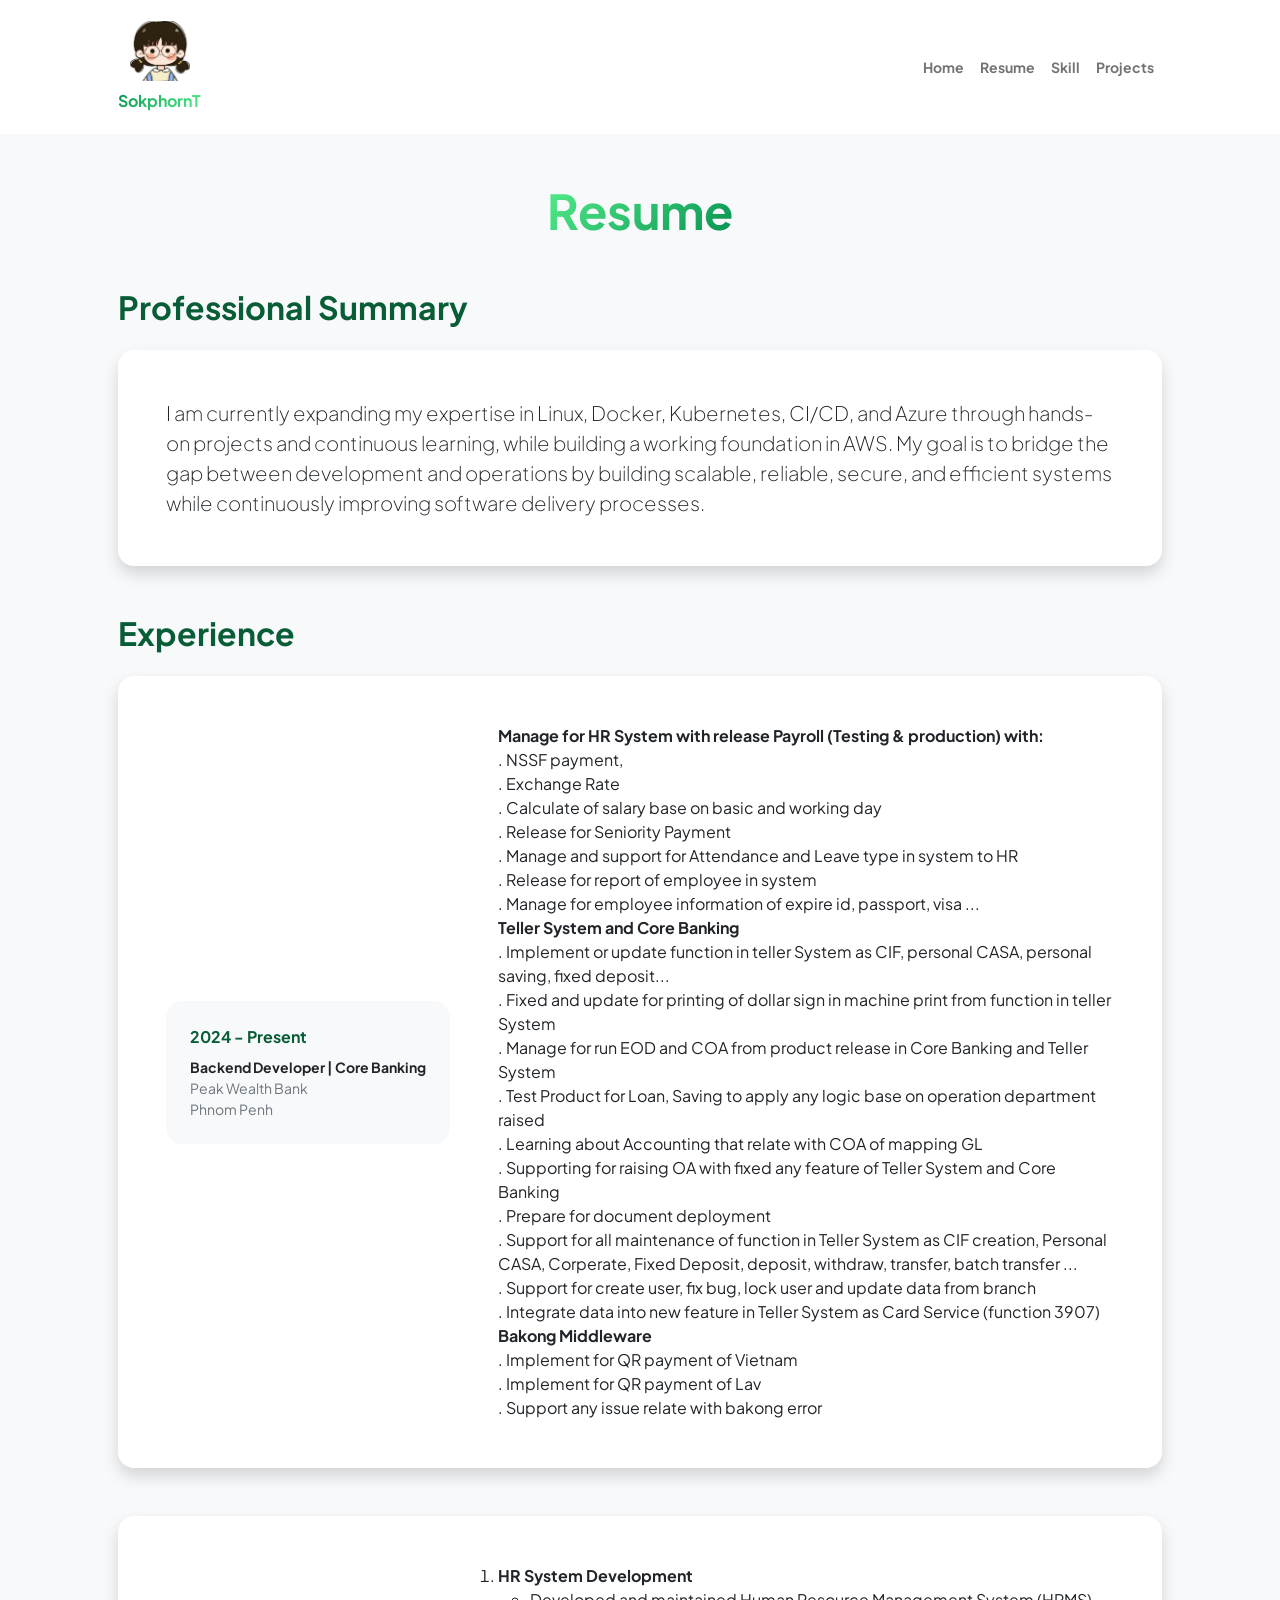
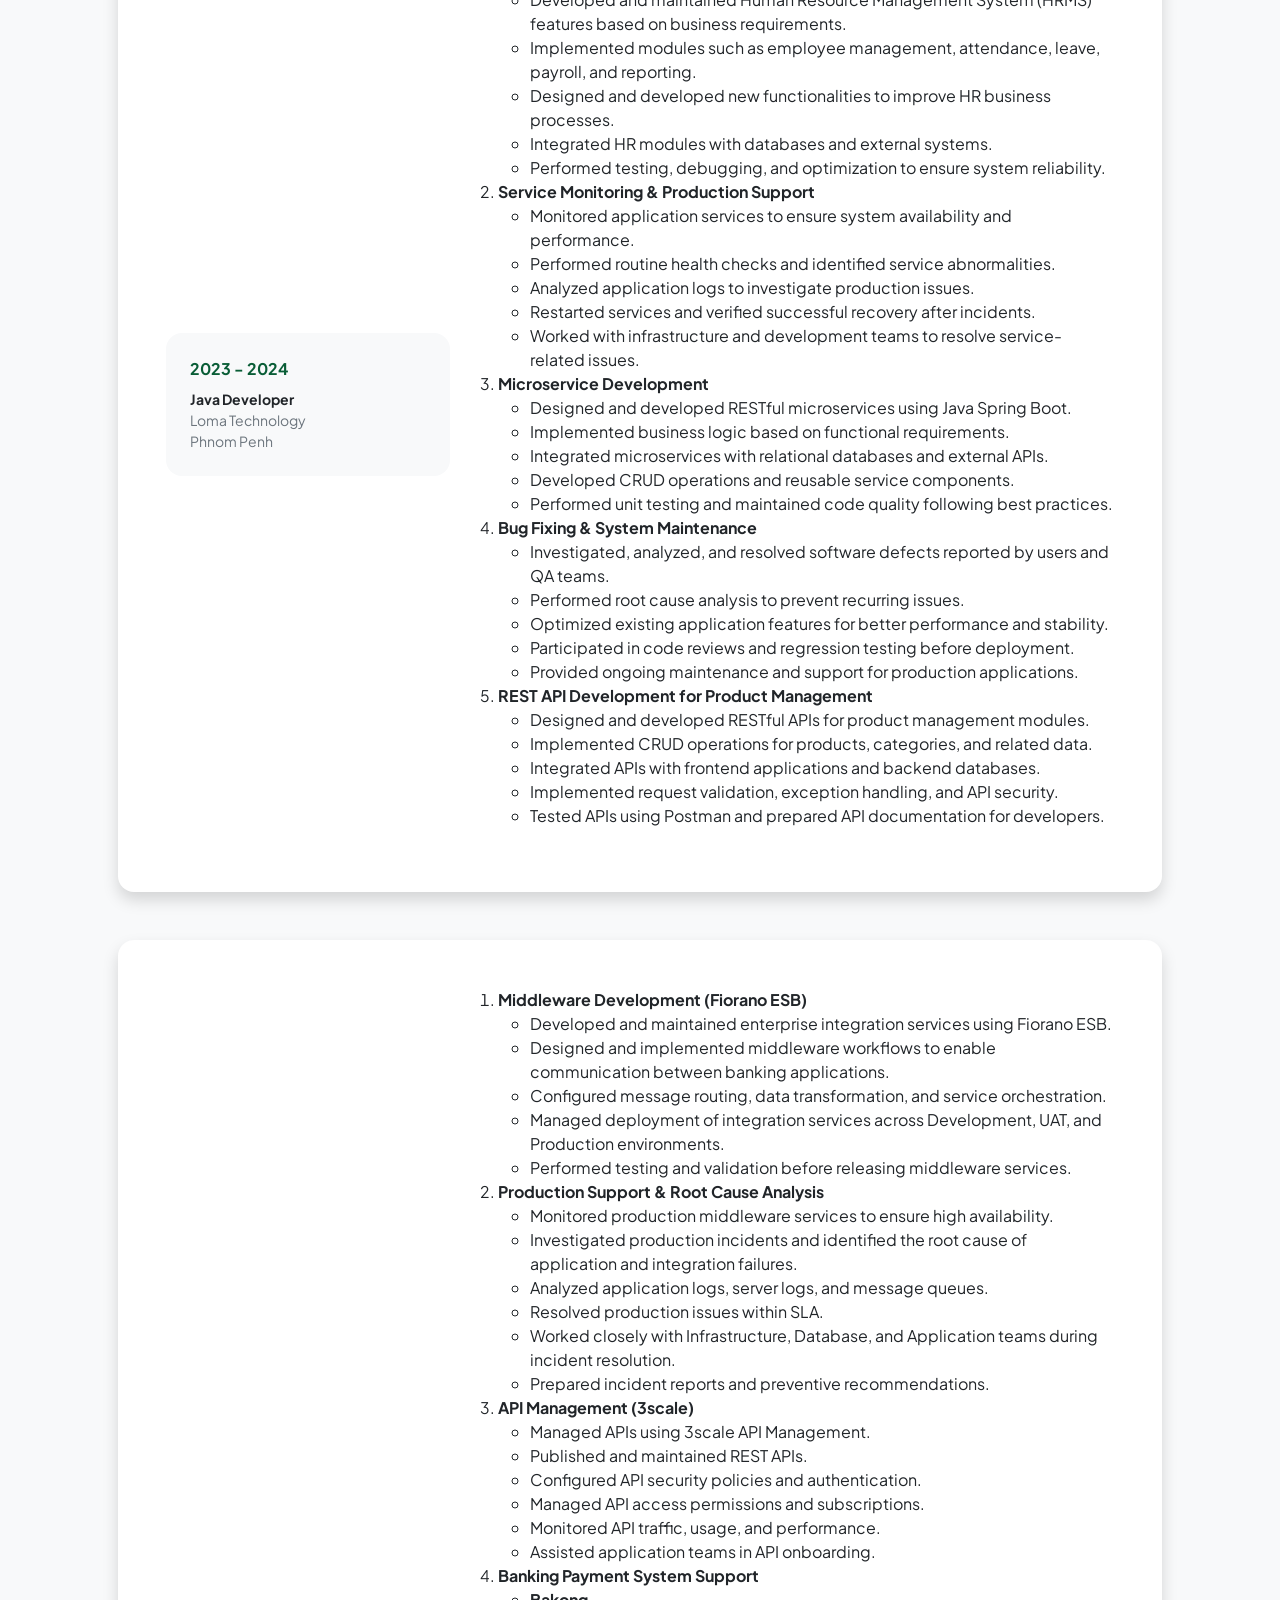
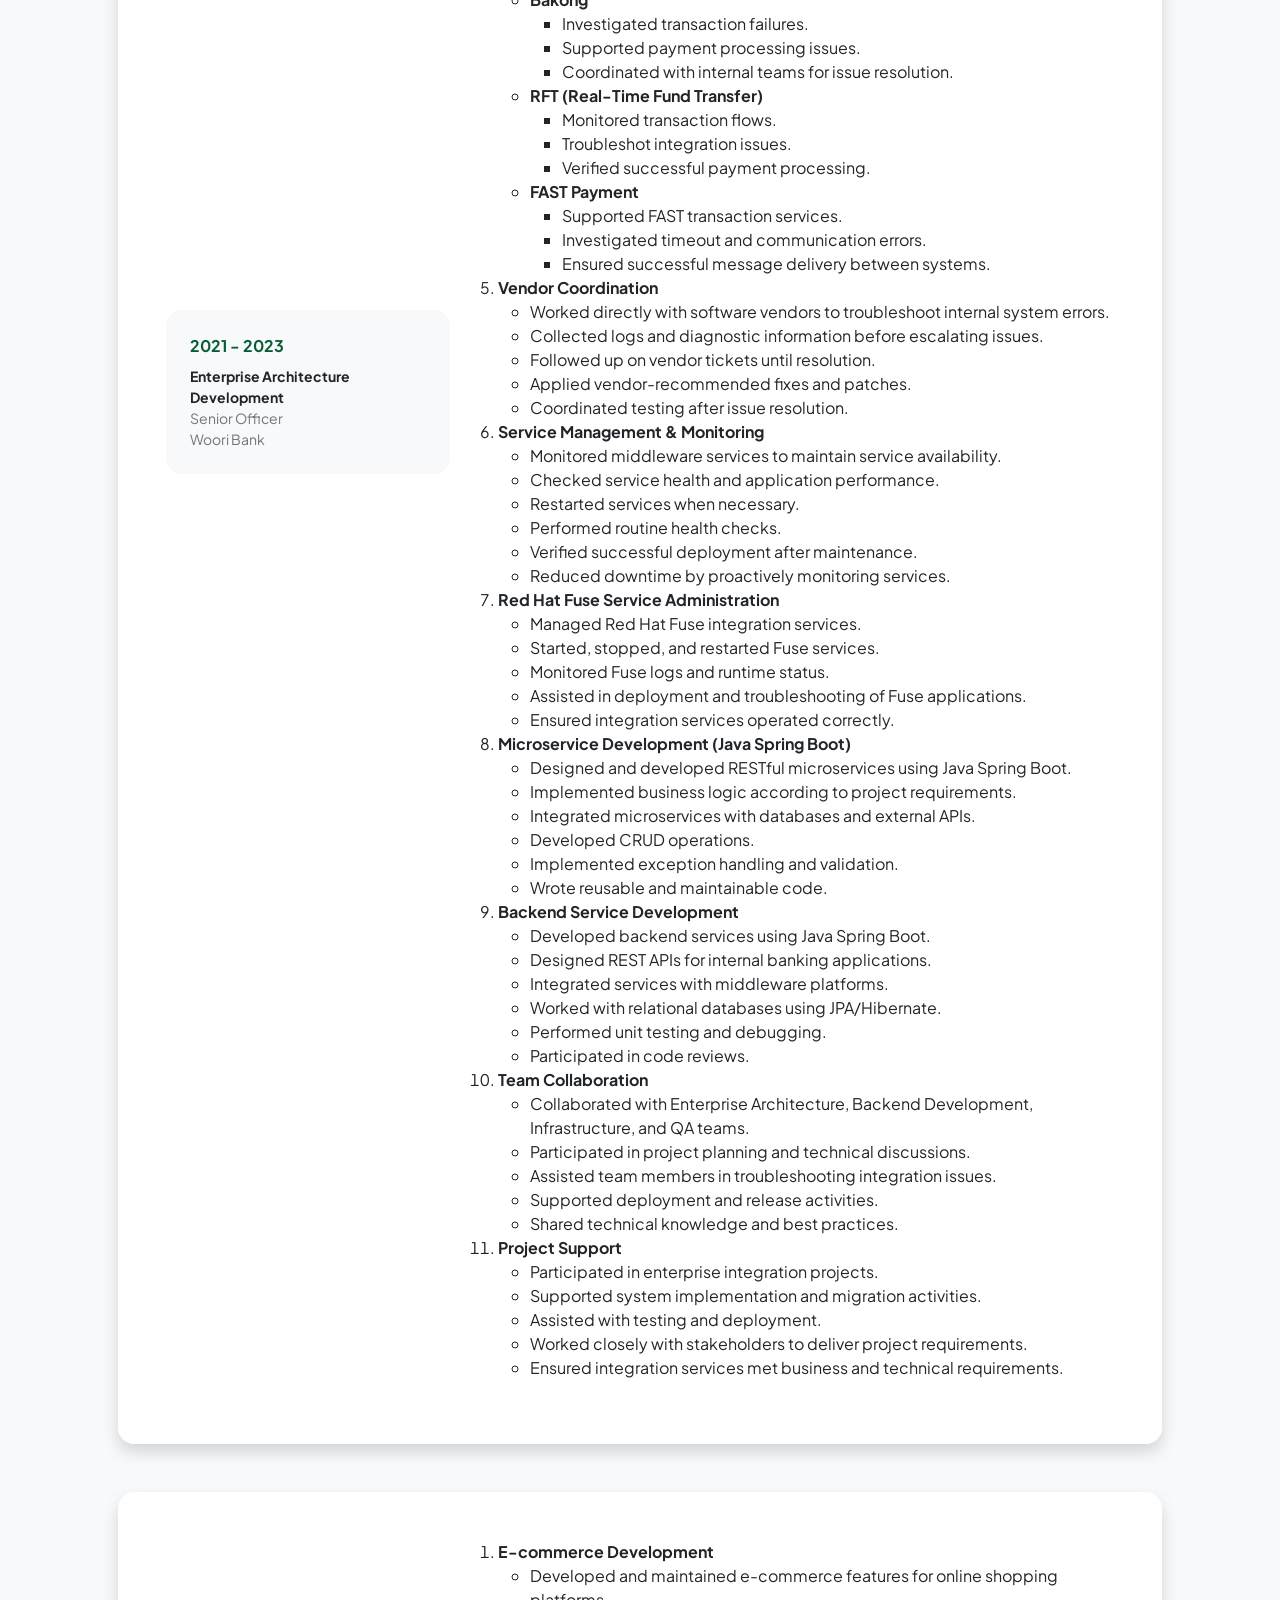
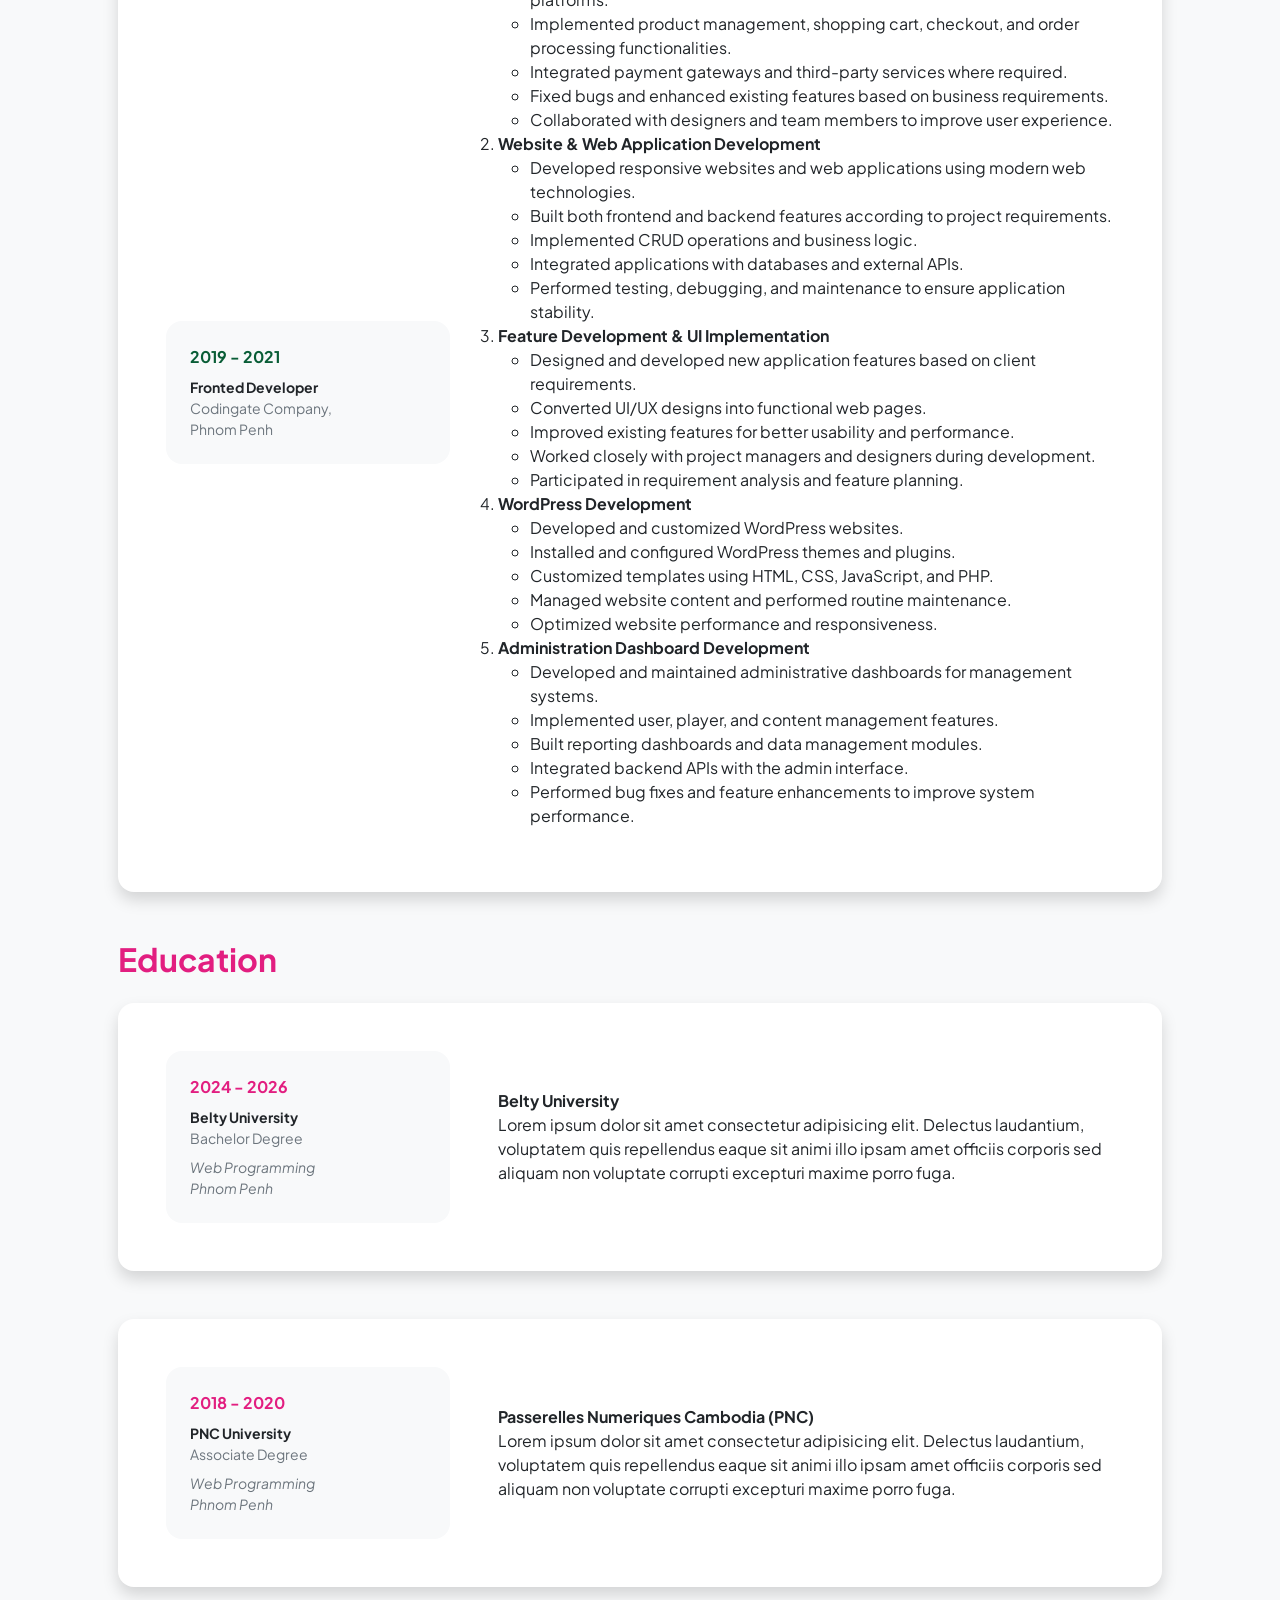
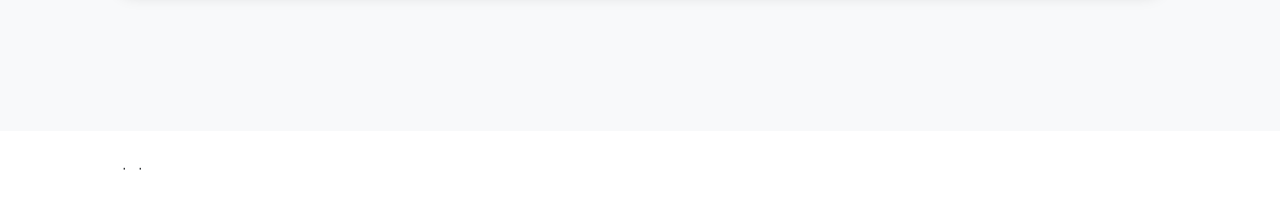
<file: resume.html>
<!DOCTYPE html>
<html lang="en">
    <head>
        <meta charset="utf-8" />
        <meta name="viewport" content="width=device-width, initial-scale=1, shrink-to-fit=no" />
        <meta name="description" content="" />
        <meta name="author" content="" />
        <title>Sokphorn's Resume</title>
        <!-- Favicon-->
        <link rel="icon" type="image/x-icon" href="assets/girl.jpg" />
        <!-- Custom Google font-->
        <link rel="preconnect" href="https://fonts.googleapis.com" />
        <link rel="preconnect" href="https://fonts.gstatic.com" crossorigin />
        <link href="https://fonts.googleapis.com/css2?family=Plus+Jakarta+Sans:wght@100;200;300;400;500;600;700;800;900&amp;display=swap" rel="stylesheet" />
        <!-- Bootstrap icons-->
        <link href="https://cdn.jsdelivr.net/npm/bootstrap-icons@1.8.1/font/bootstrap-icons.css" rel="stylesheet" />
        <!-- Core theme CSS (includes Bootstrap)-->
        <link href="css/styles.css" rel="stylesheet" />
    </head>
    <body class="d-flex flex-column h-100 bg-light">
        <main class="flex-shrink-0">
            <!-- Navigation-->
            <nav class="navbar navbar-expand-lg navbar-light bg-white py-3">
                <div class="container px-5">
                    <!-- <a class="navbar-brand" href="index.html"><span class="fw-bolder text-primary">SokphornT</span></a> -->
                     <a class="navbar-brand logo" href="index.html">
                        <img class="profile-imgs" src="assets/girl_sk_1.png" alt="SokphornT">
                        <span class="logo-text">SokphornT</span>
                    </a>
                    <button class="navbar-toggler" type="button" data-bs-toggle="collapse" data-bs-target="#navbarSupportedContent" aria-controls="navbarSupportedContent" aria-expanded="false" aria-label="Toggle navigation"><span class="navbar-toggler-icon"></span></button>
                    <div class="collapse navbar-collapse" id="navbarSupportedContent">
                        <ul class="navbar-nav ms-auto mb-2 mb-lg-0 small fw-bolder">
                            <li class="nav-item"><a class="nav-link" href="index.html">Home</a></li>
                            <li class="nav-item"><a class="nav-link" href="resume.html">Resume</a></li>
                            <li class="nav-item"><a class="nav-link" href="contact.html">Skill</a></li>
                            <li class="nav-item"><a class="nav-link" href="projects.html">Projects</a></li>
                        </ul>
                    </div>
                </div>
            </nav>
            <!-- Page Content-->
            <div class="container px-5 my-5">
                <div class="text-center mb-5">
                    <h1 class="display-5 fw-bolder mb-0"><span class="text-gradient d-inline">Resume</span></h1>
                </div>
                <div class="row gx-5 justify-content-center">
                    <!-- <div class="col-lg-11 col-xl-9 col-xxl-8"> -->
                        <div class="col-12">
                        <!-- Professional Summary-->
                        <section>
                            <div class="d-flex align-items-center justify-content-between mb-4">
                                <h2 class="text-primary fw-bolder mb-0">Professional Summary</h2>
                            </div>
                            <div class="card shadow border-0 rounded-4 mb-5">
                                <div class="card-body p-5">
                                    <p class="lead fw-light mb-0">
                                        I am currently expanding my expertise in Linux, Docker, Kubernetes, CI/CD, and Azure through hands-on projects and continuous learning, while building a working foundation in AWS. My goal is to bridge the gap between development and operations by building scalable, reliable, secure, and efficient systems while continuously improving software delivery processes.
                                    </p>
                                </div>
                            </div>
                        </section>
                        <!-- Experience Section-->
                        <section>
                            <div class="d-flex align-items-center justify-content-between mb-4">
                                <h2 class="text-primary fw-bolder mb-0">Experience</h2>
                                <!-- Download resume button-->
                                <!-- Note: Set the link href target to a PDF file within your project-->
                                <!-- <a class="btn btn-primary px-4 py-3" href="#!">
                                    <div class="d-inline-block bi bi-download me-2"></div>
                                    Download Resume
                                </a> -->
                            </div>

                                 <!-- Experience PWB-->
                            <div class="card shadow border-0 rounded-4 mb-5">
                                <div class="card-body p-5">
                                    <div class="row align-items-center gx-5">
                                        <div class="col text-center text-lg-start mb-4 mb-lg-0">
                                            <div class="bg-light p-4 rounded-4">
                                                  <div class="text-primary fw-bolder mb-2">2024 - Present</div>
                                                <div class="small fw-bolder">Backend Developer | Core Banking</div>
                                                <div class="small text-muted">Peak Wealth Bank</div>
                                                <div class="small text-muted">Phnom Penh</div>
                                            </div>
                                        </div>
                                        <div class="col-lg-8"> 
                                             <div class="row">
                                                <div class="fw-bolder">Manage for HR System with release Payroll (Testing & production) with: </div>
                                                <div>. NSSF payment,</div>
                                                <div>. Exchange Rate</div>
                                                <div>. Calculate of salary base on basic and working day</div>
                                                <div>. Release for Seniority Payment</div>
                                                <div>. Manage and support for Attendance and Leave type in system to HR</div>
                                                <div>. Release for report of employee in system</div>
                                                <div>. Manage for employee information of expire id, passport, visa ...</div>
                                                <div class="fw-bolder">Teller System and Core Banking</div>
                                                <div>. Implement or update function in teller System as CIF, personal CASA, personal saving, fixed deposit...</div>
                                                <div>. Fixed and update for printing of dollar sign in machine print from function in teller System</div>
                                                <div>. Manage for run EOD and COA from product release in Core Banking and Teller System</div>
                                                <div>. Test Product for Loan, Saving to apply any logic base on operation department raised </div>
                                                <div>. Learning about Accounting that relate with COA of mapping GL</div>
                                                <div>. Supporting for raising OA with fixed any feature of Teller System and Core Banking</div>
                                                <div>. Prepare for document deployment</div>
                                                <div>. Support for all maintenance of function in Teller System as CIF creation, Personal CASA, Corperate, Fixed Deposit, deposit, withdraw, transfer, batch transfer ...</div>
                                                <div>. Support for create user, fix bug, lock user and update data from branch</div>
                                                <div>. Integrate data into new feature in Teller System as Card Service (function 3907)</div>
                                               <div class="fw-bolder">Bakong Middleware</div>
                                              <div>. Implement for QR payment of Vietnam</div>
                                              <div>. Implement for QR payment of Lav</div>
                                               <div>. Support any issue relate with bakong error</div>
                                            </div>
                                        </div>
                                    </div>
                                </div>
                            </div>

                             <!-- Experience Loma-->
                            <div class="card shadow border-0 rounded-4 mb-5">
                                <div class="card-body p-5">
                                    <div class="row align-items-center gx-5">
                                        <div class="col text-center text-lg-start mb-4 mb-lg-0">
                                            <div class="bg-light p-4 rounded-4">
                                                <div class="text-primary fw-bolder mb-2">2023 - 2024</div>
                                                <div class="small fw-bolder">Java Developer</div>
                                                <div class="small text-muted">Loma Technology</div>
                                                <div class="small text-muted">Phnom Penh</div>
                                            </div>
                                        </div>
                                        <div class="col-lg-8">  <div class="row">
                                                <!-- <div>. Develop on HR System</div>
                                                <div>. Monitoring service</div>
                                                <div>. Develop service of microservice</div>
                                                <div>. Fix bug on project</div>
                                                <div>. REST APIs for product management</div> -->

                                                <ol>

    <li>
        <strong>HR System Development</strong>
        <ul>
            <li>Developed and maintained Human Resource Management System (HRMS) features based on business requirements.</li>
            <li>Implemented modules such as employee management, attendance, leave, payroll, and reporting.</li>
            <li>Designed and developed new functionalities to improve HR business processes.</li>
            <li>Integrated HR modules with databases and external systems.</li>
            <li>Performed testing, debugging, and optimization to ensure system reliability.</li>
        </ul>
    </li>

    <li>
        <strong>Service Monitoring & Production Support</strong>
        <ul>
            <li>Monitored application services to ensure system availability and performance.</li>
            <li>Performed routine health checks and identified service abnormalities.</li>
            <li>Analyzed application logs to investigate production issues.</li>
            <li>Restarted services and verified successful recovery after incidents.</li>
            <li>Worked with infrastructure and development teams to resolve service-related issues.</li>
        </ul>
    </li>

    <li>
        <strong>Microservice Development</strong>
        <ul>
            <li>Designed and developed RESTful microservices using Java Spring Boot.</li>
            <li>Implemented business logic based on functional requirements.</li>
            <li>Integrated microservices with relational databases and external APIs.</li>
            <li>Developed CRUD operations and reusable service components.</li>
            <li>Performed unit testing and maintained code quality following best practices.</li>
        </ul>
    </li>

    <li>
        <strong>Bug Fixing & System Maintenance</strong>
        <ul>
            <li>Investigated, analyzed, and resolved software defects reported by users and QA teams.</li>
            <li>Performed root cause analysis to prevent recurring issues.</li>
            <li>Optimized existing application features for better performance and stability.</li>
            <li>Participated in code reviews and regression testing before deployment.</li>
            <li>Provided ongoing maintenance and support for production applications.</li>
        </ul>
    </li>

    <li>
        <strong>REST API Development for Product Management</strong>
        <ul>
            <li>Designed and developed RESTful APIs for product management modules.</li>
            <li>Implemented CRUD operations for products, categories, and related data.</li>
            <li>Integrated APIs with frontend applications and backend databases.</li>
            <li>Implemented request validation, exception handling, and API security.</li>
            <li>Tested APIs using Postman and prepared API documentation for developers.</li>
        </ul>
    </li>

</ol>


                                            </div>
                                        </div>
                                    </div>
                                </div>
                            </div>
                            <!-- Experience Woori-->
                            <div class="card shadow border-0 rounded-4 mb-5">
                                <div class="card-body p-5">
                                    <div class="row align-items-center gx-5">
                                        <div class="col text-center text-lg-start mb-4 mb-lg-0">
                                            <div class="bg-light p-4 rounded-4">
                                                  <div class="text-primary fw-bolder mb-2">2021 - 2023</div>
                                                <div class="small fw-bolder">Enterprise Architecture Development</div>
                                                <div class="small text-muted">Senior Officer</div>
                                                <div class="small text-muted">Woori Bank</div>
                                            </div>
                                        </div>
                                        <div class="col-lg-8">  <div class="row">
                                                <!-- <div>. Work on middleware architecture using Fiorano software (Responsible for developing and maintaining)</div>
                                                <div>. Work on production issue and identify the Root Cause resolve the issue with technical support</div>
                                                <div>. Work on API management using 3scale</div>
                                                <div>. Support on dispute case of Bakong, RFT and FAST</div>
                                                <div>. Seek support from vender for assistance with the internal service error</div>
                                                <div>. Manage services and monitor their performance</div>
                                                <div>. Manage on fuse service</div>
                                                <div>. Support team and join project</div>
                                                <div>. Build microservice using with java spring boot</div>
                                                <div>. Develop on service using java spring boot</div>
                                                <div>. Seek support from vender for assistance with the internal service error</div>
                                                <div>. Seek support from vender for assistance with the internal service error</div> -->
                                
                
                                               
                                               
                                
                                              <ol >


    <li>
        <strong>Middleware Development (Fiorano ESB)</strong>
        <ul>
            <li>Developed and maintained enterprise integration services using Fiorano ESB.</li>
            <li>Designed and implemented middleware workflows to enable communication between banking applications.</li>
            <li>Configured message routing, data transformation, and service orchestration.</li>
            <li>Managed deployment of integration services across Development, UAT, and Production environments.</li>
            <li>Performed testing and validation before releasing middleware services.</li>
        </ul>
    </li>

    <li>
        <strong>Production Support &amp; Root Cause Analysis</strong>
        <ul>
            <li>Monitored production middleware services to ensure high availability.</li>
            <li>Investigated production incidents and identified the root cause of application and integration failures.</li>
            <li>Analyzed application logs, server logs, and message queues.</li>
            <li>Resolved production issues within SLA.</li>
            <li>Worked closely with Infrastructure, Database, and Application teams during incident resolution.</li>
            <li>Prepared incident reports and preventive recommendations.</li>
        </ul>
    </li>

    <li>
        <strong>API Management (3scale)</strong>
        <ul>
            <li>Managed APIs using 3scale API Management.</li>
            <li>Published and maintained REST APIs.</li>
            <li>Configured API security policies and authentication.</li>
            <li>Managed API access permissions and subscriptions.</li>
            <li>Monitored API traffic, usage, and performance.</li>
            <li>Assisted application teams in API onboarding.</li>
        </ul>
    </li>

    <li>
        <strong>Banking Payment System Support</strong>
        <ul>
            <li><strong>Bakong</strong>
                <ul>
                    <li>Investigated transaction failures.</li>
                    <li>Supported payment processing issues.</li>
                    <li>Coordinated with internal teams for issue resolution.</li>
                </ul>
            </li>

            <li><strong>RFT (Real-Time Fund Transfer)</strong>
                <ul>
                    <li>Monitored transaction flows.</li>
                    <li>Troubleshot integration issues.</li>
                    <li>Verified successful payment processing.</li>
                </ul>
            </li>

            <li><strong>FAST Payment</strong>
                <ul>
                    <li>Supported FAST transaction services.</li>
                    <li>Investigated timeout and communication errors.</li>
                    <li>Ensured successful message delivery between systems.</li>
                </ul>
            </li>
        </ul>
    </li>

    <li>
        <strong>Vendor Coordination</strong>
        <ul>
            <li>Worked directly with software vendors to troubleshoot internal system errors.</li>
            <li>Collected logs and diagnostic information before escalating issues.</li>
            <li>Followed up on vendor tickets until resolution.</li>
            <li>Applied vendor-recommended fixes and patches.</li>
            <li>Coordinated testing after issue resolution.</li>
        </ul>
    </li>

    <li>
        <strong>Service Management &amp; Monitoring</strong>
        <ul>
            <li>Monitored middleware services to maintain service availability.</li>
            <li>Checked service health and application performance.</li>
            <li>Restarted services when necessary.</li>
            <li>Performed routine health checks.</li>
            <li>Verified successful deployment after maintenance.</li>
            <li>Reduced downtime by proactively monitoring services.</li>
        </ul>
    </li>

    <li>
        <strong>Red Hat Fuse Service Administration</strong>
        <ul>
            <li>Managed Red Hat Fuse integration services.</li>
            <li>Started, stopped, and restarted Fuse services.</li>
            <li>Monitored Fuse logs and runtime status.</li>
            <li>Assisted in deployment and troubleshooting of Fuse applications.</li>
            <li>Ensured integration services operated correctly.</li>
        </ul>
    </li>

    <li>
        <strong>Microservice Development (Java Spring Boot)</strong>
        <ul>
            <li>Designed and developed RESTful microservices using Java Spring Boot.</li>
            <li>Implemented business logic according to project requirements.</li>
            <li>Integrated microservices with databases and external APIs.</li>
            <li>Developed CRUD operations.</li>
            <li>Implemented exception handling and validation.</li>
            <li>Wrote reusable and maintainable code.</li>
        </ul>
    </li>

    <li>
        <strong>Backend Service Development</strong>
        <ul>
            <li>Developed backend services using Java Spring Boot.</li>
            <li>Designed REST APIs for internal banking applications.</li>
            <li>Integrated services with middleware platforms.</li>
            <li>Worked with relational databases using JPA/Hibernate.</li>
            <li>Performed unit testing and debugging.</li>
            <li>Participated in code reviews.</li>
        </ul>
    </li>

    <li>
        <strong>Team Collaboration</strong>
        <ul>
            <li>Collaborated with Enterprise Architecture, Backend Development, Infrastructure, and QA teams.</li>
            <li>Participated in project planning and technical discussions.</li>
            <li>Assisted team members in troubleshooting integration issues.</li>
            <li>Supported deployment and release activities.</li>
            <li>Shared technical knowledge and best practices.</li>
        </ul>
    </li>

    <li>
        <strong>Project Support</strong>
        <ul>
            <li>Participated in enterprise integration projects.</li>
            <li>Supported system implementation and migration activities.</li>
            <li>Assisted with testing and deployment.</li>
            <li>Worked closely with stakeholders to deliver project requirements.</li>
            <li>Ensured integration services met business and technical requirements.</li>
        </ul>
    </li>

</ol>


                                            </div>
                                        </div>
                                    </div>
                                </div>
                            </div>
                            <!-- Experience Codingate-->
                            <div class="card shadow border-0 rounded-4 mb-5">
                                <div class="card-body p-5">
                                    <div class="row align-items-center gx-5">
                                        <div class="col text-center text-lg-start mb-4 mb-lg-0">
                                            <div class="bg-light p-4 rounded-4">
                                                <div class="text-primary fw-bolder mb-2">2019 - 2021</div>
                                                <div class="small fw-bolder">Fronted Developer</div>
                                                <div class="small text-muted">Codingate Company,</div>
                                                <div class="small text-muted">Phnom Penh</div>
                                            </div>
                                        </div>
                                        <div class="col-lg-8">
                                            <!-- <div>with starter of career I have commit for</div> -->
                                            <div class="row">
                                                <!-- <div>. Developed on Ecommerce feature</div>
                                                <div>. Developed on website and web application</div>
                                                <div>. Develop on feature and design</div>
                                                <div>. Work on WordPress</div>
                                                <div>. Develop on admin dashboard of game</div> -->

                                                <ol>

    <li>
        <strong>E-commerce Development</strong>
        <ul>
            <li>Developed and maintained e-commerce features for online shopping platforms.</li>
            <li>Implemented product management, shopping cart, checkout, and order processing functionalities.</li>
            <li>Integrated payment gateways and third-party services where required.</li>
            <li>Fixed bugs and enhanced existing features based on business requirements.</li>
            <li>Collaborated with designers and team members to improve user experience.</li>
        </ul>
    </li>

    <li>
        <strong>Website & Web Application Development</strong>
        <ul>
            <li>Developed responsive websites and web applications using modern web technologies.</li>
            <li>Built both frontend and backend features according to project requirements.</li>
            <li>Implemented CRUD operations and business logic.</li>
            <li>Integrated applications with databases and external APIs.</li>
            <li>Performed testing, debugging, and maintenance to ensure application stability.</li>
        </ul>
    </li>

    <li>
        <strong>Feature Development & UI Implementation</strong>
        <ul>
            <li>Designed and developed new application features based on client requirements.</li>
            <li>Converted UI/UX designs into functional web pages.</li>
            <li>Improved existing features for better usability and performance.</li>
            <li>Worked closely with project managers and designers during development.</li>
            <li>Participated in requirement analysis and feature planning.</li>
        </ul>
    </li>

    <li>
        <strong>WordPress Development</strong>
        <ul>
            <li>Developed and customized WordPress websites.</li>
            <li>Installed and configured WordPress themes and plugins.</li>
            <li>Customized templates using HTML, CSS, JavaScript, and PHP.</li>
            <li>Managed website content and performed routine maintenance.</li>
            <li>Optimized website performance and responsiveness.</li>
        </ul>
    </li>

    <li>
        <strong>Administration Dashboard Development</strong>
        <ul>
            <li>Developed and maintained administrative dashboards for management systems.</li>
            <li>Implemented user, player, and content management features.</li>
            <li>Built reporting dashboards and data management modules.</li>
            <li>Integrated backend APIs with the admin interface.</li>
            <li>Performed bug fixes and feature enhancements to improve system performance.</li>
        </ul>
    </li>

</ol>

                                            </div>
                                        </div>
                                    </div>
                                </div>
                            </div>
                        </section>
                        <!-- Education Section-->
                        <section>
                            <h2 class="text-secondary fw-bolder mb-4">Education</h2>
                            <!-- Education Card 1-->
                            <div class="card shadow border-0 rounded-4 mb-5">
                                <div class="card-body p-5">
                                    <div class="row align-items-center gx-5">
                                        <div class="col text-center text-lg-start mb-4 mb-lg-0">
                                            <div class="bg-light p-4 rounded-4">
                                                <div class="text-secondary fw-bolder mb-2">2024 - 2026</div>
                                                <div class="mb-2">
                                                    <div class="small fw-bolder">Belty University</div>
                                                    <div class="small text-muted">Bachelor Degree</div>
                                                </div>
                                                <div class="fst-italic">
                                                     <div class="small text-muted">Web Programming</div>
                                                    <div class="small text-muted">Phnom Penh</div>
                                                </div>
                                            </div>
                                        </div>
                                        <div class="col-lg-8">
                                             <div class="fw-bolder">Belty University</div>
                                            <div>Lorem ipsum dolor sit amet consectetur adipisicing elit. Delectus laudantium, voluptatem quis repellendus eaque sit animi illo ipsam amet officiis corporis sed aliquam non voluptate corrupti excepturi maxime porro fuga.</div></div>
                                    </div>
                                </div>
                            </div>
                            <!-- Education Card 2-->
                            <div class="card shadow border-0 rounded-4 mb-5">
                                <div class="card-body p-5">
                                    <div class="row align-items-center gx-5">
                                        <div class="col text-center text-lg-start mb-4 mb-lg-0">
                                            <div class="bg-light p-4 rounded-4">
                                                <div class="text-secondary fw-bolder mb-2">2018 - 2020</div>
                                                <div class="mb-2">
                                                    <div class="small fw-bolder">PNC University</div>
                                                    <div class="small text-muted">Associate Degree</div>
                                                </div>
                                                <div class="fst-italic">
                                                    <div class="small text-muted">Web Programming</div>
                                                    <div class="small text-muted">Phnom Penh</div>
                                                </div>
                                            </div>
                                        </div>
                                        <div class="col-lg-8">
                                              <div class="fw-bolder">Passerelles Numeriques Cambodia (PNC)</div>
                                            <div>Lorem ipsum dolor sit amet consectetur adipisicing elit. Delectus laudantium, voluptatem quis repellendus eaque sit animi illo ipsam amet officiis corporis sed aliquam non voluptate corrupti excepturi maxime porro fuga.</div>
                                        </div>
                                    </div>
                                </div>
                            </div>
                        </section>
                        <!-- Divider-->
                        <div class="pb-5"></div>
                        <!-- Skills Section-->
                 
                    </div>
                </div>
            </div>
        </main>
        <!-- Footer-->
        <footer class="bg-white py-4 mt-auto">
            <div class="container px-5">
                <div class="row align-items-center justify-content-between flex-column flex-sm-row">
                    <!-- <div class="col-auto"><div class="small m-0">Copyright &copy; Your Website 2023</div></div> -->
                    <div class="col-auto">
                        <!-- <a class="small" href="#!">Privacy</a> -->
                        <span class="mx-1">&middot;</span>
                        <!-- <a class="small" href="#!">Terms</a> -->
                        <span class="mx-1">&middot;</span>
                        <!-- <a class="small" href="#!">Contact</a> -->
                    </div>
                </div>
            </div>
        </footer>
        <!-- Bootstrap core JS-->
        <script src="https://cdn.jsdelivr.net/npm/bootstrap@5.2.3/dist/js/bootstrap.bundle.min.js"></script>
        <!-- Core theme JS-->
        <script src="js/scripts.js"></script>
    </body>
</html>
</file>
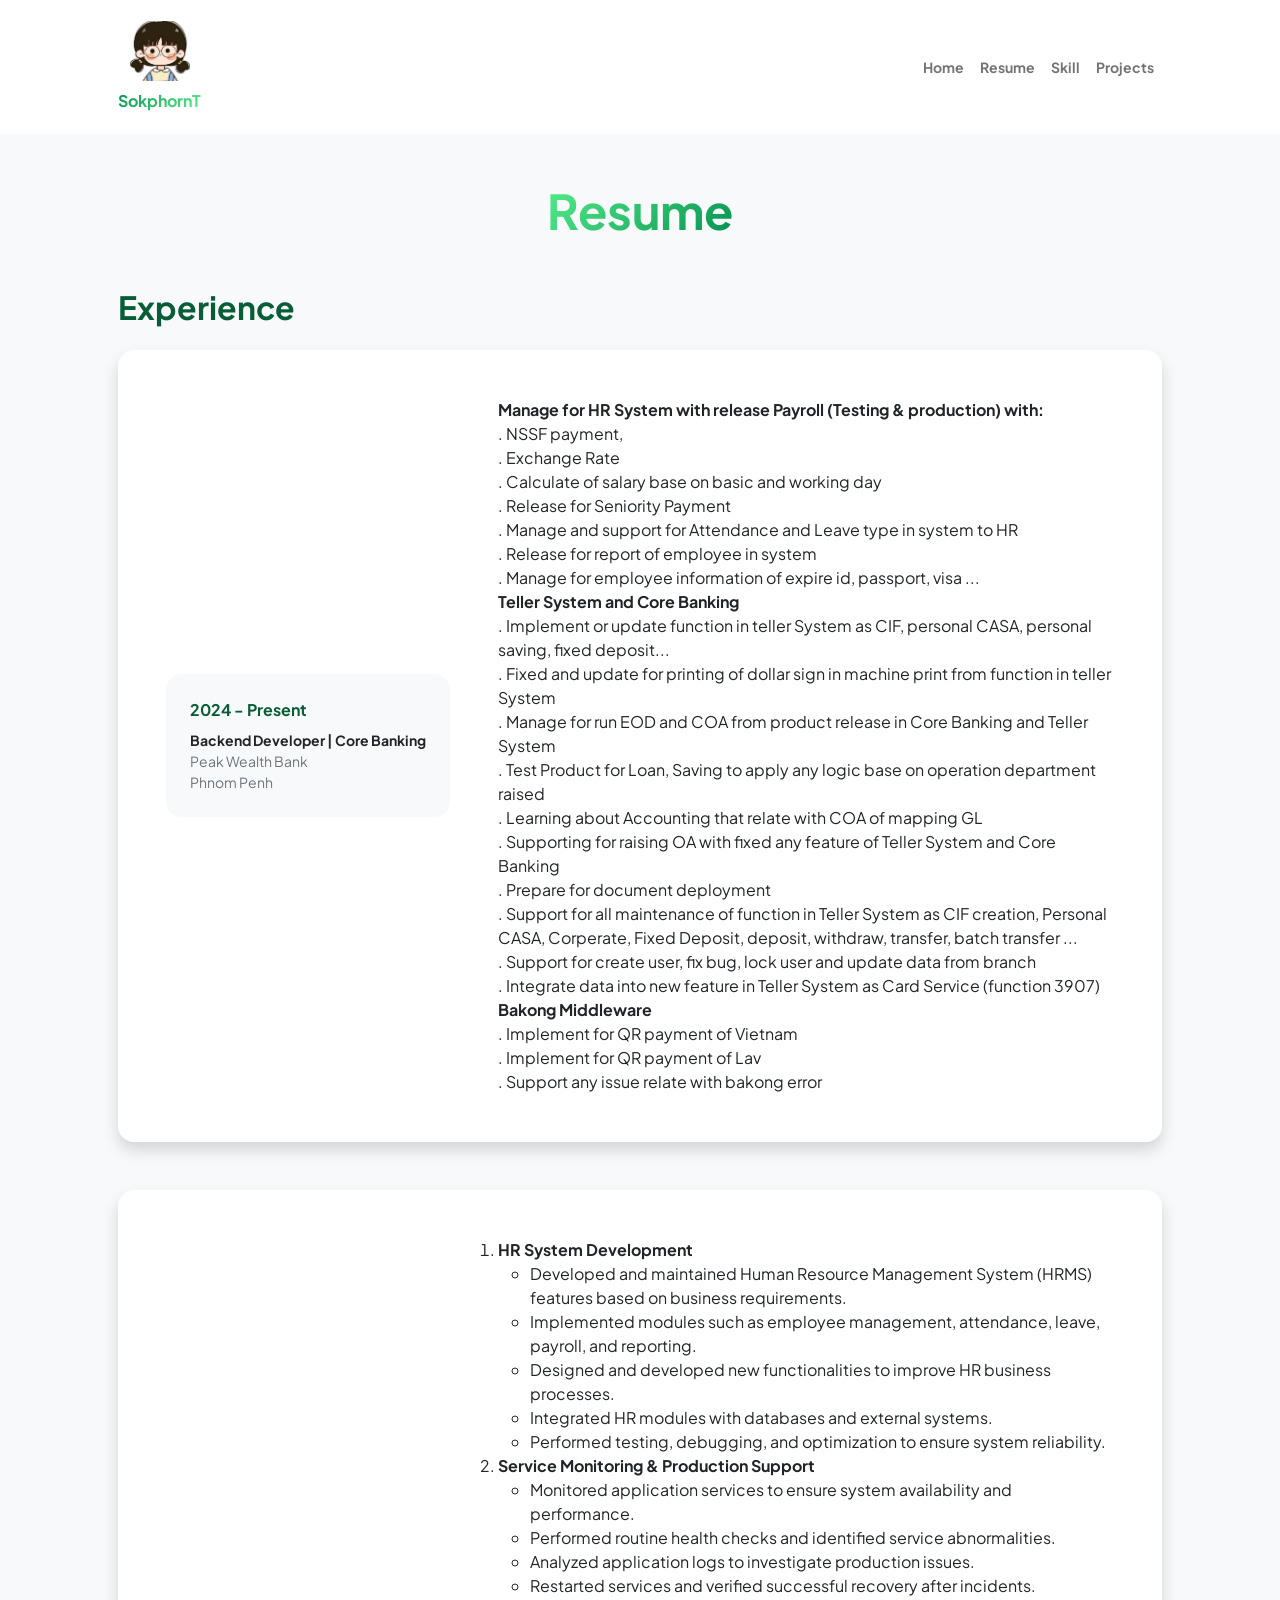
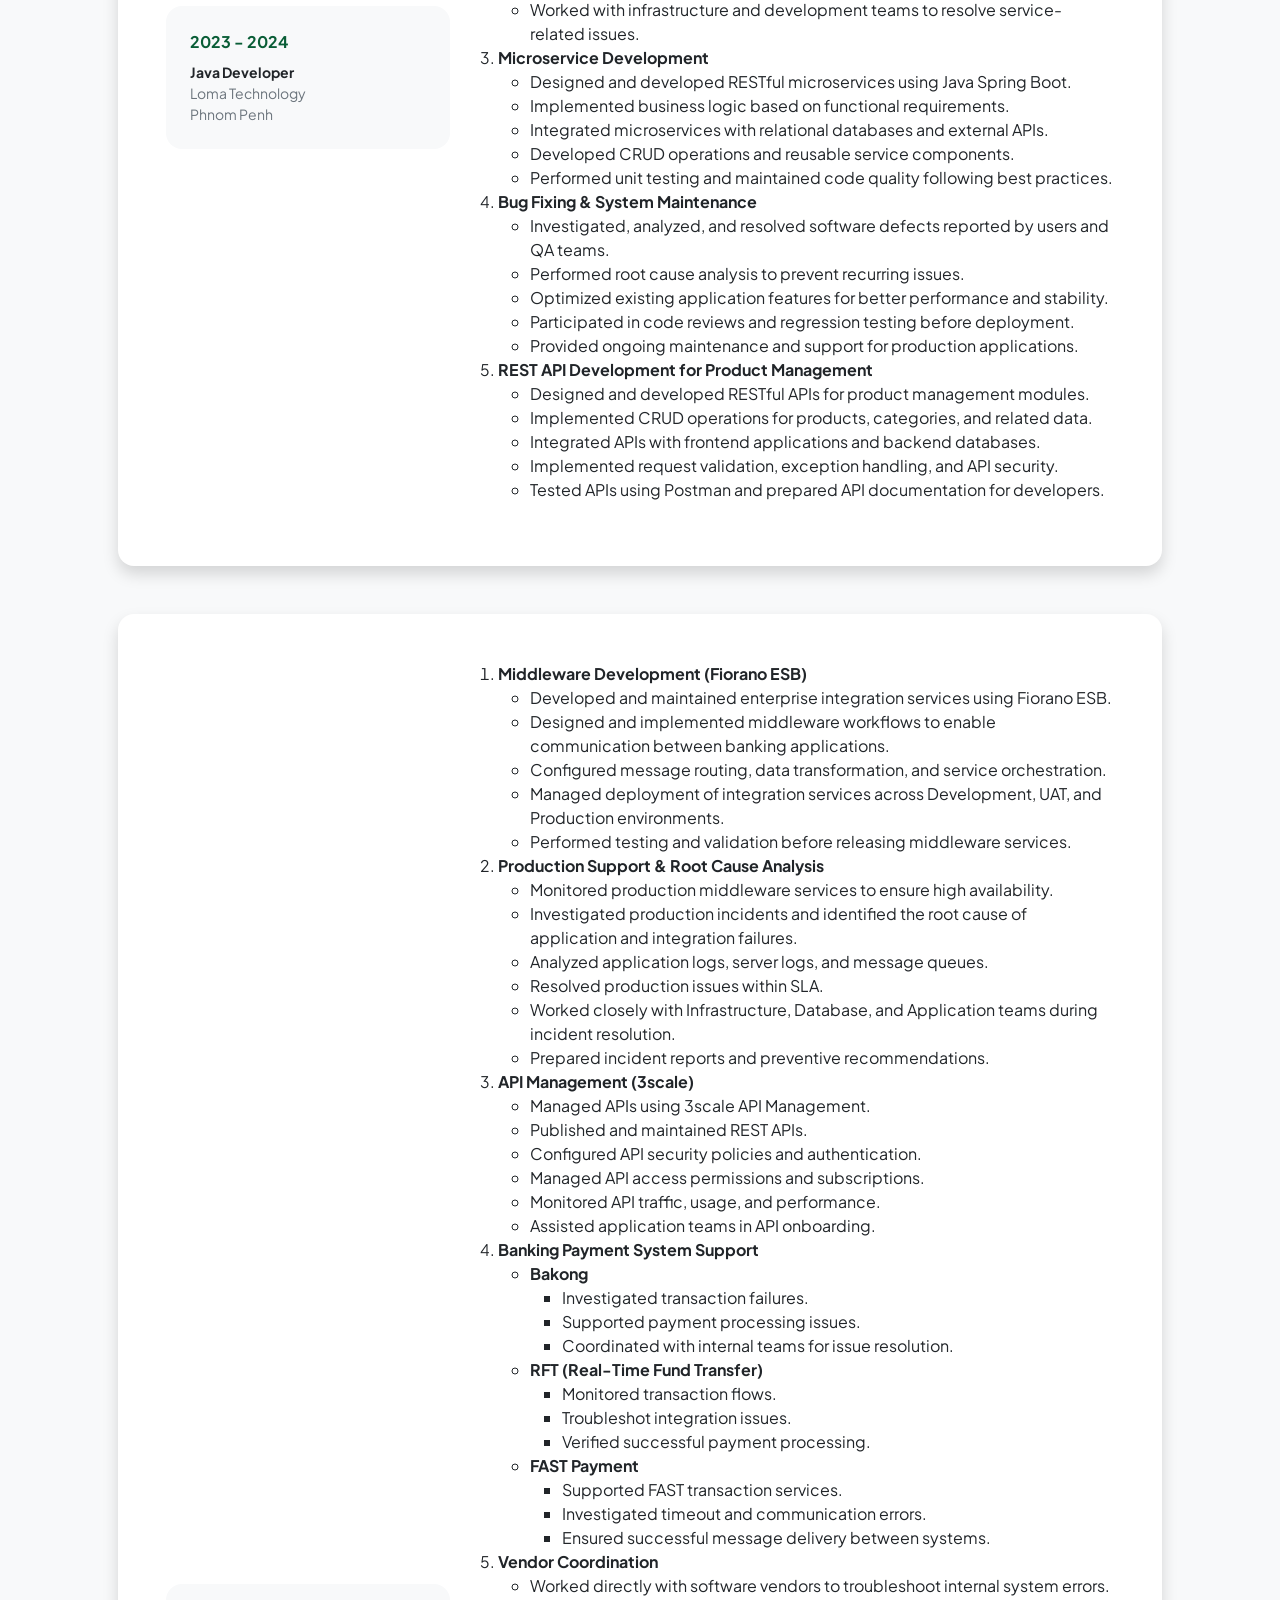
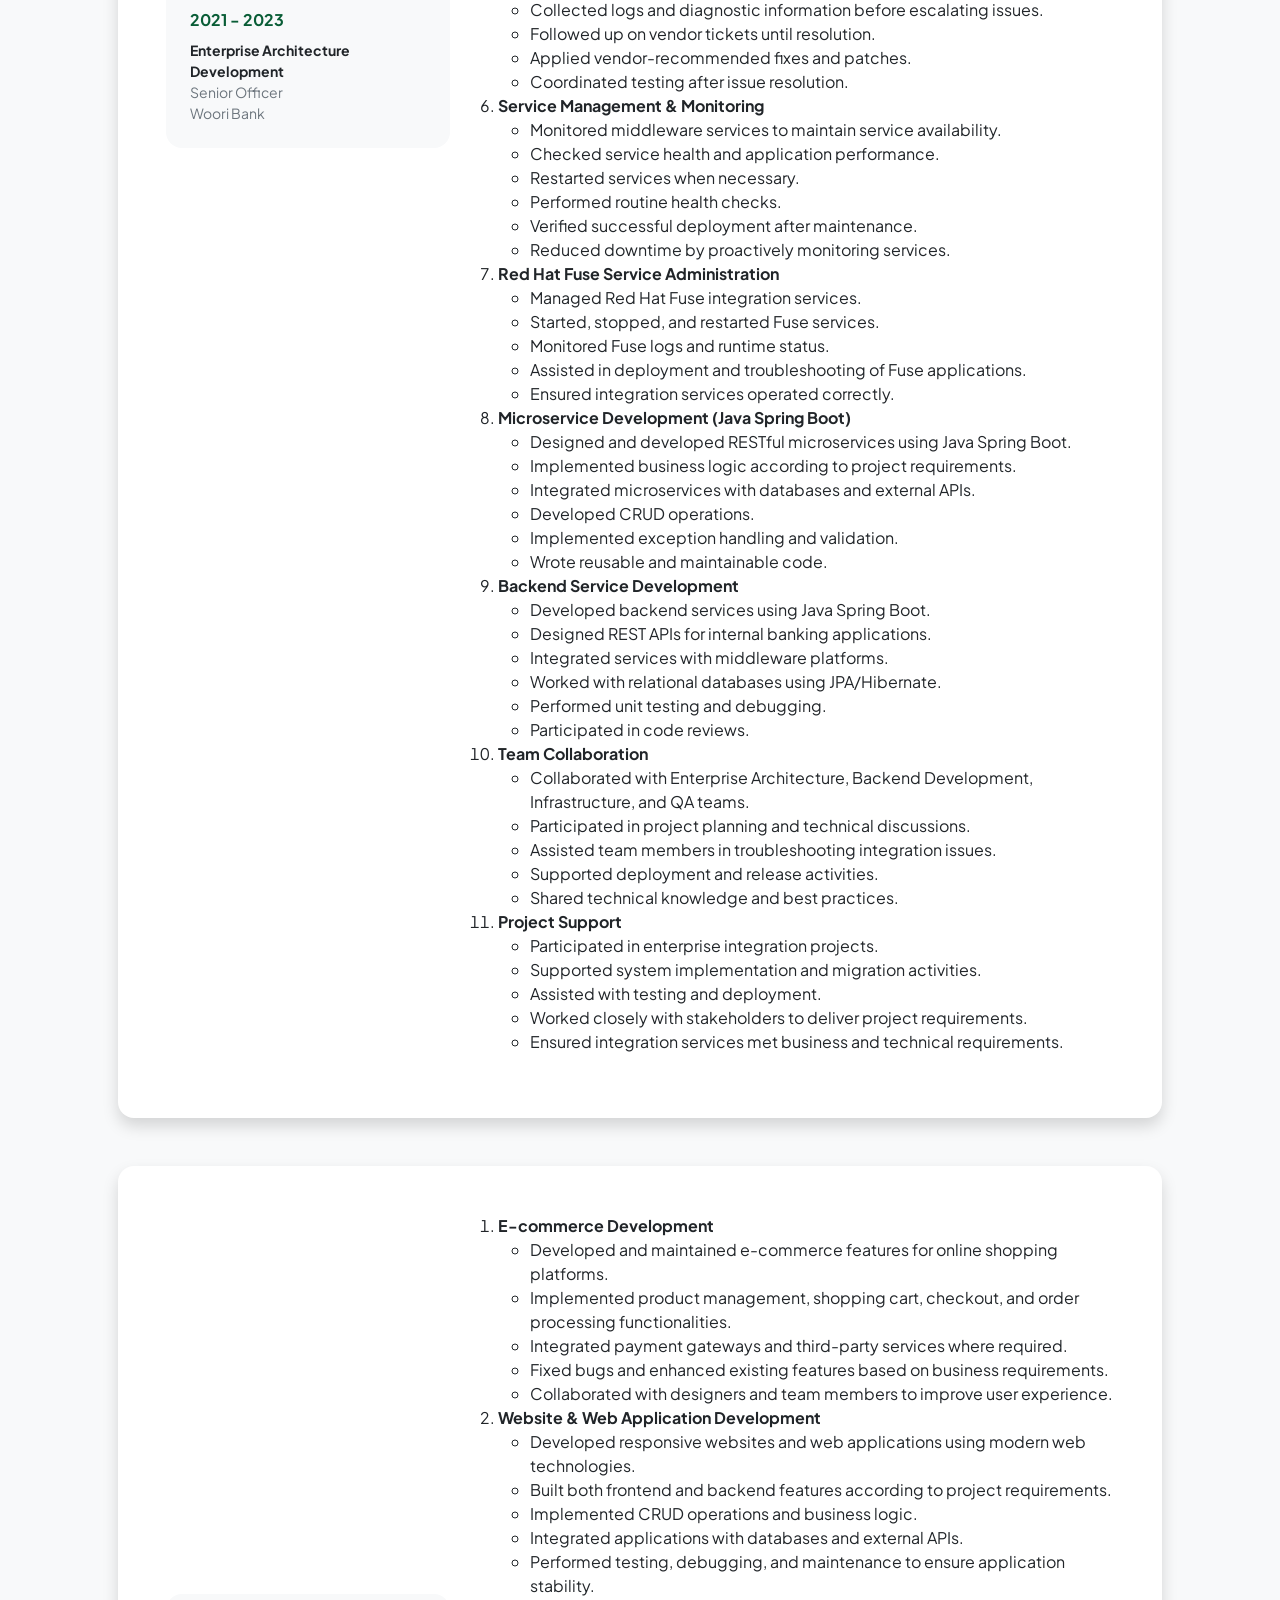
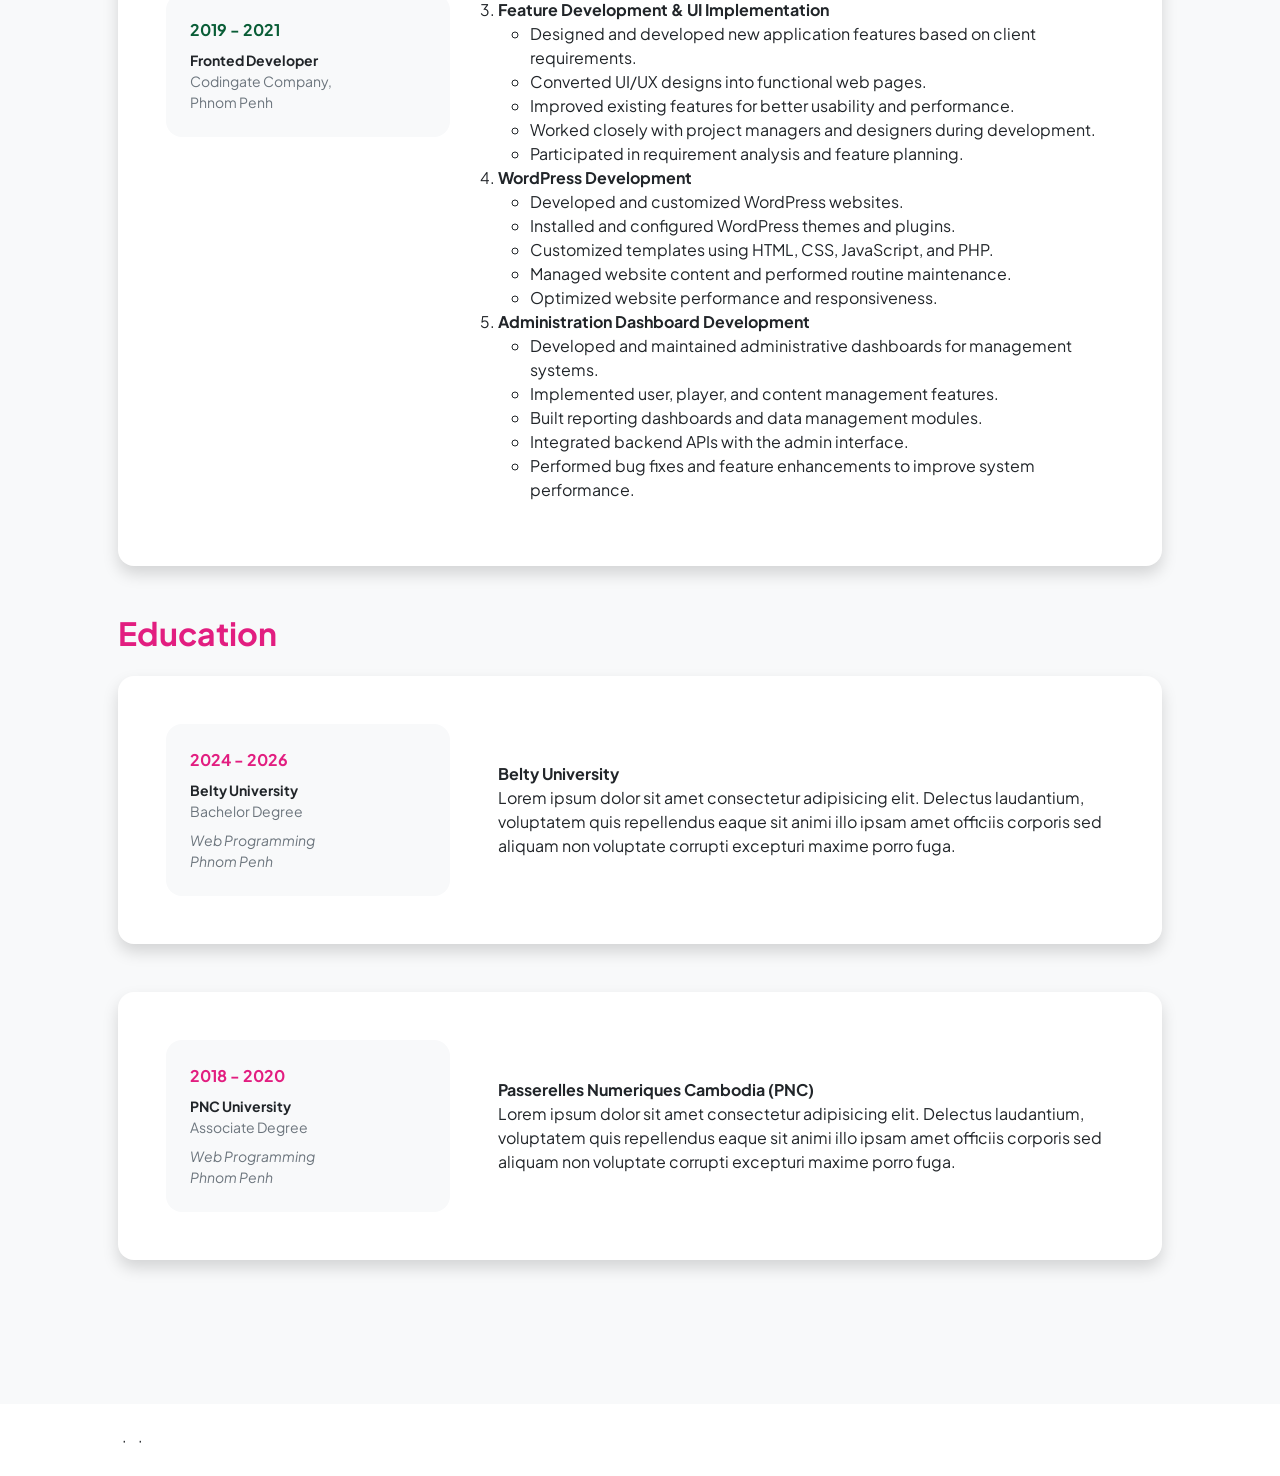
<file: Sokphorn-Resume/resume.html>
<!DOCTYPE html>
<html lang="en">
    <head>
        <meta charset="utf-8" />
        <meta name="viewport" content="width=device-width, initial-scale=1, shrink-to-fit=no" />
        <meta name="description" content="" />
        <meta name="author" content="" />
        <title>Sokphorn's Resume</title>
        <!-- Favicon-->
        <link rel="icon" type="image/x-icon" href="assets/girl.jpg" />
        <!-- Custom Google font-->
        <link rel="preconnect" href="https://fonts.googleapis.com" />
        <link rel="preconnect" href="https://fonts.gstatic.com" crossorigin />
        <link href="https://fonts.googleapis.com/css2?family=Plus+Jakarta+Sans:wght@100;200;300;400;500;600;700;800;900&amp;display=swap" rel="stylesheet" />
        <!-- Bootstrap icons-->
        <link href="https://cdn.jsdelivr.net/npm/bootstrap-icons@1.8.1/font/bootstrap-icons.css" rel="stylesheet" />
        <!-- Core theme CSS (includes Bootstrap)-->
        <link href="css/styles.css" rel="stylesheet" />
    </head>
    <body class="d-flex flex-column h-100 bg-light">
        <main class="flex-shrink-0">
            <!-- Navigation-->
            <nav class="navbar navbar-expand-lg navbar-light bg-white py-3">
                <div class="container px-5">
                    <!-- <a class="navbar-brand" href="index.html"><span class="fw-bolder text-primary">SokphornT</span></a> -->
                     <a class="navbar-brand logo" href="index.html">
                        <img class="profile-imgs" src="assets/girl_sk_1.png" alt="SokphornT">
                        <span class="logo-text">SokphornT</span>
                    </a>
                    <button class="navbar-toggler" type="button" data-bs-toggle="collapse" data-bs-target="#navbarSupportedContent" aria-controls="navbarSupportedContent" aria-expanded="false" aria-label="Toggle navigation"><span class="navbar-toggler-icon"></span></button>
                    <div class="collapse navbar-collapse" id="navbarSupportedContent">
                        <ul class="navbar-nav ms-auto mb-2 mb-lg-0 small fw-bolder">
                            <li class="nav-item"><a class="nav-link" href="index.html">Home</a></li>
                            <li class="nav-item"><a class="nav-link" href="resume.html">Resume</a></li>
                            <li class="nav-item"><a class="nav-link" href="contact.html">Skill</a></li>
                            <li class="nav-item"><a class="nav-link" href="projects.html">Projects</a></li>
                        </ul>
                    </div>
                </div>
            </nav>
            <!-- Page Content-->
            <div class="container px-5 my-5">
                <div class="text-center mb-5">
                    <h1 class="display-5 fw-bolder mb-0"><span class="text-gradient d-inline">Resume</span></h1>
                </div>
                <div class="row gx-5 justify-content-center">
                    <!-- <div class="col-lg-11 col-xl-9 col-xxl-8"> -->
                        <div class="col-12">
                        <!-- Experience Section-->
                        <section>
                            <div class="d-flex align-items-center justify-content-between mb-4">
                                <h2 class="text-primary fw-bolder mb-0">Experience</h2>
                                <!-- Download resume button-->
                                <!-- Note: Set the link href target to a PDF file within your project-->
                                <!-- <a class="btn btn-primary px-4 py-3" href="#!">
                                    <div class="d-inline-block bi bi-download me-2"></div>
                                    Download Resume
                                </a> -->
                            </div>

                                 <!-- Experience PWB-->
                            <div class="card shadow border-0 rounded-4 mb-5">
                                <div class="card-body p-5">
                                    <div class="row align-items-center gx-5">
                                        <div class="col text-center text-lg-start mb-4 mb-lg-0">
                                            <div class="bg-light p-4 rounded-4">
                                                  <div class="text-primary fw-bolder mb-2">2024 - Present</div>
                                                <div class="small fw-bolder">Backend Developer | Core Banking</div>
                                                <div class="small text-muted">Peak Wealth Bank</div>
                                                <div class="small text-muted">Phnom Penh</div>
                                            </div>
                                        </div>
                                        <div class="col-lg-8"> 
                                             <div class="row">
                                                <div class="fw-bolder">Manage for HR System with release Payroll (Testing & production) with: </div>
                                                <div>. NSSF payment,</div>
                                                <div>. Exchange Rate</div>
                                                <div>. Calculate of salary base on basic and working day</div>
                                                <div>. Release for Seniority Payment</div>
                                                <div>. Manage and support for Attendance and Leave type in system to HR</div>
                                                <div>. Release for report of employee in system</div>
                                                <div>. Manage for employee information of expire id, passport, visa ...</div>
                                                <div class="fw-bolder">Teller System and Core Banking</div>
                                                <div>. Implement or update function in teller System as CIF, personal CASA, personal saving, fixed deposit...</div>
                                                <div>. Fixed and update for printing of dollar sign in machine print from function in teller System</div>
                                                <div>. Manage for run EOD and COA from product release in Core Banking and Teller System</div>
                                                <div>. Test Product for Loan, Saving to apply any logic base on operation department raised </div>
                                                <div>. Learning about Accounting that relate with COA of mapping GL</div>
                                                <div>. Supporting for raising OA with fixed any feature of Teller System and Core Banking</div>
                                                <div>. Prepare for document deployment</div>
                                                <div>. Support for all maintenance of function in Teller System as CIF creation, Personal CASA, Corperate, Fixed Deposit, deposit, withdraw, transfer, batch transfer ...</div>
                                                <div>. Support for create user, fix bug, lock user and update data from branch</div>
                                                <div>. Integrate data into new feature in Teller System as Card Service (function 3907)</div>
                                               <div class="fw-bolder">Bakong Middleware</div>
                                              <div>. Implement for QR payment of Vietnam</div>
                                              <div>. Implement for QR payment of Lav</div>
                                               <div>. Support any issue relate with bakong error</div>
                                            </div>
                                        </div>
                                    </div>
                                </div>
                            </div>

                             <!-- Experience Loma-->
                            <div class="card shadow border-0 rounded-4 mb-5">
                                <div class="card-body p-5">
                                    <div class="row align-items-center gx-5">
                                        <div class="col text-center text-lg-start mb-4 mb-lg-0">
                                            <div class="bg-light p-4 rounded-4">
                                                <div class="text-primary fw-bolder mb-2">2023 - 2024</div>
                                                <div class="small fw-bolder">Java Developer</div>
                                                <div class="small text-muted">Loma Technology</div>
                                                <div class="small text-muted">Phnom Penh</div>
                                            </div>
                                        </div>
                                        <div class="col-lg-8">  <div class="row">
                                                <!-- <div>. Develop on HR System</div>
                                                <div>. Monitoring service</div>
                                                <div>. Develop service of microservice</div>
                                                <div>. Fix bug on project</div>
                                                <div>. REST APIs for product management</div> -->

                                                <ol>

    <li>
        <strong>HR System Development</strong>
        <ul>
            <li>Developed and maintained Human Resource Management System (HRMS) features based on business requirements.</li>
            <li>Implemented modules such as employee management, attendance, leave, payroll, and reporting.</li>
            <li>Designed and developed new functionalities to improve HR business processes.</li>
            <li>Integrated HR modules with databases and external systems.</li>
            <li>Performed testing, debugging, and optimization to ensure system reliability.</li>
        </ul>
    </li>

    <li>
        <strong>Service Monitoring & Production Support</strong>
        <ul>
            <li>Monitored application services to ensure system availability and performance.</li>
            <li>Performed routine health checks and identified service abnormalities.</li>
            <li>Analyzed application logs to investigate production issues.</li>
            <li>Restarted services and verified successful recovery after incidents.</li>
            <li>Worked with infrastructure and development teams to resolve service-related issues.</li>
        </ul>
    </li>

    <li>
        <strong>Microservice Development</strong>
        <ul>
            <li>Designed and developed RESTful microservices using Java Spring Boot.</li>
            <li>Implemented business logic based on functional requirements.</li>
            <li>Integrated microservices with relational databases and external APIs.</li>
            <li>Developed CRUD operations and reusable service components.</li>
            <li>Performed unit testing and maintained code quality following best practices.</li>
        </ul>
    </li>

    <li>
        <strong>Bug Fixing & System Maintenance</strong>
        <ul>
            <li>Investigated, analyzed, and resolved software defects reported by users and QA teams.</li>
            <li>Performed root cause analysis to prevent recurring issues.</li>
            <li>Optimized existing application features for better performance and stability.</li>
            <li>Participated in code reviews and regression testing before deployment.</li>
            <li>Provided ongoing maintenance and support for production applications.</li>
        </ul>
    </li>

    <li>
        <strong>REST API Development for Product Management</strong>
        <ul>
            <li>Designed and developed RESTful APIs for product management modules.</li>
            <li>Implemented CRUD operations for products, categories, and related data.</li>
            <li>Integrated APIs with frontend applications and backend databases.</li>
            <li>Implemented request validation, exception handling, and API security.</li>
            <li>Tested APIs using Postman and prepared API documentation for developers.</li>
        </ul>
    </li>

</ol>


                                            </div>
                                        </div>
                                    </div>
                                </div>
                            </div>
                            <!-- Experience Woori-->
                            <div class="card shadow border-0 rounded-4 mb-5">
                                <div class="card-body p-5">
                                    <div class="row align-items-center gx-5">
                                        <div class="col text-center text-lg-start mb-4 mb-lg-0">
                                            <div class="bg-light p-4 rounded-4">
                                                  <div class="text-primary fw-bolder mb-2">2021 - 2023</div>
                                                <div class="small fw-bolder">Enterprise Architecture Development</div>
                                                <div class="small text-muted">Senior Officer</div>
                                                <div class="small text-muted">Woori Bank</div>
                                            </div>
                                        </div>
                                        <div class="col-lg-8">  <div class="row">
                                                <!-- <div>. Work on middleware architecture using Fiorano software (Responsible for developing and maintaining)</div>
                                                <div>. Work on production issue and identify the Root Cause resolve the issue with technical support</div>
                                                <div>. Work on API management using 3scale</div>
                                                <div>. Support on dispute case of Bakong, RFT and FAST</div>
                                                <div>. Seek support from vender for assistance with the internal service error</div>
                                                <div>. Manage services and monitor their performance</div>
                                                <div>. Manage on fuse service</div>
                                                <div>. Support team and join project</div>
                                                <div>. Build microservice using with java spring boot</div>
                                                <div>. Develop on service using java spring boot</div>
                                                <div>. Seek support from vender for assistance with the internal service error</div>
                                                <div>. Seek support from vender for assistance with the internal service error</div> -->
                                
                
                                               
                                               
                                
                                              <ol >


    <li>
        <strong>Middleware Development (Fiorano ESB)</strong>
        <ul>
            <li>Developed and maintained enterprise integration services using Fiorano ESB.</li>
            <li>Designed and implemented middleware workflows to enable communication between banking applications.</li>
            <li>Configured message routing, data transformation, and service orchestration.</li>
            <li>Managed deployment of integration services across Development, UAT, and Production environments.</li>
            <li>Performed testing and validation before releasing middleware services.</li>
        </ul>
    </li>

    <li>
        <strong>Production Support &amp; Root Cause Analysis</strong>
        <ul>
            <li>Monitored production middleware services to ensure high availability.</li>
            <li>Investigated production incidents and identified the root cause of application and integration failures.</li>
            <li>Analyzed application logs, server logs, and message queues.</li>
            <li>Resolved production issues within SLA.</li>
            <li>Worked closely with Infrastructure, Database, and Application teams during incident resolution.</li>
            <li>Prepared incident reports and preventive recommendations.</li>
        </ul>
    </li>

    <li>
        <strong>API Management (3scale)</strong>
        <ul>
            <li>Managed APIs using 3scale API Management.</li>
            <li>Published and maintained REST APIs.</li>
            <li>Configured API security policies and authentication.</li>
            <li>Managed API access permissions and subscriptions.</li>
            <li>Monitored API traffic, usage, and performance.</li>
            <li>Assisted application teams in API onboarding.</li>
        </ul>
    </li>

    <li>
        <strong>Banking Payment System Support</strong>
        <ul>
            <li><strong>Bakong</strong>
                <ul>
                    <li>Investigated transaction failures.</li>
                    <li>Supported payment processing issues.</li>
                    <li>Coordinated with internal teams for issue resolution.</li>
                </ul>
            </li>

            <li><strong>RFT (Real-Time Fund Transfer)</strong>
                <ul>
                    <li>Monitored transaction flows.</li>
                    <li>Troubleshot integration issues.</li>
                    <li>Verified successful payment processing.</li>
                </ul>
            </li>

            <li><strong>FAST Payment</strong>
                <ul>
                    <li>Supported FAST transaction services.</li>
                    <li>Investigated timeout and communication errors.</li>
                    <li>Ensured successful message delivery between systems.</li>
                </ul>
            </li>
        </ul>
    </li>

    <li>
        <strong>Vendor Coordination</strong>
        <ul>
            <li>Worked directly with software vendors to troubleshoot internal system errors.</li>
            <li>Collected logs and diagnostic information before escalating issues.</li>
            <li>Followed up on vendor tickets until resolution.</li>
            <li>Applied vendor-recommended fixes and patches.</li>
            <li>Coordinated testing after issue resolution.</li>
        </ul>
    </li>

    <li>
        <strong>Service Management &amp; Monitoring</strong>
        <ul>
            <li>Monitored middleware services to maintain service availability.</li>
            <li>Checked service health and application performance.</li>
            <li>Restarted services when necessary.</li>
            <li>Performed routine health checks.</li>
            <li>Verified successful deployment after maintenance.</li>
            <li>Reduced downtime by proactively monitoring services.</li>
        </ul>
    </li>

    <li>
        <strong>Red Hat Fuse Service Administration</strong>
        <ul>
            <li>Managed Red Hat Fuse integration services.</li>
            <li>Started, stopped, and restarted Fuse services.</li>
            <li>Monitored Fuse logs and runtime status.</li>
            <li>Assisted in deployment and troubleshooting of Fuse applications.</li>
            <li>Ensured integration services operated correctly.</li>
        </ul>
    </li>

    <li>
        <strong>Microservice Development (Java Spring Boot)</strong>
        <ul>
            <li>Designed and developed RESTful microservices using Java Spring Boot.</li>
            <li>Implemented business logic according to project requirements.</li>
            <li>Integrated microservices with databases and external APIs.</li>
            <li>Developed CRUD operations.</li>
            <li>Implemented exception handling and validation.</li>
            <li>Wrote reusable and maintainable code.</li>
        </ul>
    </li>

    <li>
        <strong>Backend Service Development</strong>
        <ul>
            <li>Developed backend services using Java Spring Boot.</li>
            <li>Designed REST APIs for internal banking applications.</li>
            <li>Integrated services with middleware platforms.</li>
            <li>Worked with relational databases using JPA/Hibernate.</li>
            <li>Performed unit testing and debugging.</li>
            <li>Participated in code reviews.</li>
        </ul>
    </li>

    <li>
        <strong>Team Collaboration</strong>
        <ul>
            <li>Collaborated with Enterprise Architecture, Backend Development, Infrastructure, and QA teams.</li>
            <li>Participated in project planning and technical discussions.</li>
            <li>Assisted team members in troubleshooting integration issues.</li>
            <li>Supported deployment and release activities.</li>
            <li>Shared technical knowledge and best practices.</li>
        </ul>
    </li>

    <li>
        <strong>Project Support</strong>
        <ul>
            <li>Participated in enterprise integration projects.</li>
            <li>Supported system implementation and migration activities.</li>
            <li>Assisted with testing and deployment.</li>
            <li>Worked closely with stakeholders to deliver project requirements.</li>
            <li>Ensured integration services met business and technical requirements.</li>
        </ul>
    </li>

</ol>


                                            </div>
                                        </div>
                                    </div>
                                </div>
                            </div>
                            <!-- Experience Codingate-->
                            <div class="card shadow border-0 rounded-4 mb-5">
                                <div class="card-body p-5">
                                    <div class="row align-items-center gx-5">
                                        <div class="col text-center text-lg-start mb-4 mb-lg-0">
                                            <div class="bg-light p-4 rounded-4">
                                                <div class="text-primary fw-bolder mb-2">2019 - 2021</div>
                                                <div class="small fw-bolder">Fronted Developer</div>
                                                <div class="small text-muted">Codingate Company,</div>
                                                <div class="small text-muted">Phnom Penh</div>
                                            </div>
                                        </div>
                                        <div class="col-lg-8">
                                            <!-- <div>with starter of career I have commit for</div> -->
                                            <div class="row">
                                                <!-- <div>. Developed on Ecommerce feature</div>
                                                <div>. Developed on website and web application</div>
                                                <div>. Develop on feature and design</div>
                                                <div>. Work on WordPress</div>
                                                <div>. Develop on admin dashboard of game</div> -->

                                                <ol>

    <li>
        <strong>E-commerce Development</strong>
        <ul>
            <li>Developed and maintained e-commerce features for online shopping platforms.</li>
            <li>Implemented product management, shopping cart, checkout, and order processing functionalities.</li>
            <li>Integrated payment gateways and third-party services where required.</li>
            <li>Fixed bugs and enhanced existing features based on business requirements.</li>
            <li>Collaborated with designers and team members to improve user experience.</li>
        </ul>
    </li>

    <li>
        <strong>Website & Web Application Development</strong>
        <ul>
            <li>Developed responsive websites and web applications using modern web technologies.</li>
            <li>Built both frontend and backend features according to project requirements.</li>
            <li>Implemented CRUD operations and business logic.</li>
            <li>Integrated applications with databases and external APIs.</li>
            <li>Performed testing, debugging, and maintenance to ensure application stability.</li>
        </ul>
    </li>

    <li>
        <strong>Feature Development & UI Implementation</strong>
        <ul>
            <li>Designed and developed new application features based on client requirements.</li>
            <li>Converted UI/UX designs into functional web pages.</li>
            <li>Improved existing features for better usability and performance.</li>
            <li>Worked closely with project managers and designers during development.</li>
            <li>Participated in requirement analysis and feature planning.</li>
        </ul>
    </li>

    <li>
        <strong>WordPress Development</strong>
        <ul>
            <li>Developed and customized WordPress websites.</li>
            <li>Installed and configured WordPress themes and plugins.</li>
            <li>Customized templates using HTML, CSS, JavaScript, and PHP.</li>
            <li>Managed website content and performed routine maintenance.</li>
            <li>Optimized website performance and responsiveness.</li>
        </ul>
    </li>

    <li>
        <strong>Administration Dashboard Development</strong>
        <ul>
            <li>Developed and maintained administrative dashboards for management systems.</li>
            <li>Implemented user, player, and content management features.</li>
            <li>Built reporting dashboards and data management modules.</li>
            <li>Integrated backend APIs with the admin interface.</li>
            <li>Performed bug fixes and feature enhancements to improve system performance.</li>
        </ul>
    </li>

</ol>

                                            </div>
                                        </div>
                                    </div>
                                </div>
                            </div>
                        </section>
                        <!-- Education Section-->
                        <section>
                            <h2 class="text-secondary fw-bolder mb-4">Education</h2>
                            <!-- Education Card 1-->
                            <div class="card shadow border-0 rounded-4 mb-5">
                                <div class="card-body p-5">
                                    <div class="row align-items-center gx-5">
                                        <div class="col text-center text-lg-start mb-4 mb-lg-0">
                                            <div class="bg-light p-4 rounded-4">
                                                <div class="text-secondary fw-bolder mb-2">2024 - 2026</div>
                                                <div class="mb-2">
                                                    <div class="small fw-bolder">Belty University</div>
                                                    <div class="small text-muted">Bachelor Degree</div>
                                                </div>
                                                <div class="fst-italic">
                                                     <div class="small text-muted">Web Programming</div>
                                                    <div class="small text-muted">Phnom Penh</div>
                                                </div>
                                            </div>
                                        </div>
                                        <div class="col-lg-8">
                                             <div class="fw-bolder">Belty University</div>
                                            <div>Lorem ipsum dolor sit amet consectetur adipisicing elit. Delectus laudantium, voluptatem quis repellendus eaque sit animi illo ipsam amet officiis corporis sed aliquam non voluptate corrupti excepturi maxime porro fuga.</div></div>
                                    </div>
                                </div>
                            </div>
                            <!-- Education Card 2-->
                            <div class="card shadow border-0 rounded-4 mb-5">
                                <div class="card-body p-5">
                                    <div class="row align-items-center gx-5">
                                        <div class="col text-center text-lg-start mb-4 mb-lg-0">
                                            <div class="bg-light p-4 rounded-4">
                                                <div class="text-secondary fw-bolder mb-2">2018 - 2020</div>
                                                <div class="mb-2">
                                                    <div class="small fw-bolder">PNC University</div>
                                                    <div class="small text-muted">Associate Degree</div>
                                                </div>
                                                <div class="fst-italic">
                                                    <div class="small text-muted">Web Programming</div>
                                                    <div class="small text-muted">Phnom Penh</div>
                                                </div>
                                            </div>
                                        </div>
                                        <div class="col-lg-8">
                                              <div class="fw-bolder">Passerelles Numeriques Cambodia (PNC)</div>
                                            <div>Lorem ipsum dolor sit amet consectetur adipisicing elit. Delectus laudantium, voluptatem quis repellendus eaque sit animi illo ipsam amet officiis corporis sed aliquam non voluptate corrupti excepturi maxime porro fuga.</div>
                                        </div>
                                    </div>
                                </div>
                            </div>
                        </section>
                        <!-- Divider-->
                        <div class="pb-5"></div>
                        <!-- Skills Section-->
                 
                    </div>
                </div>
            </div>
        </main>
        <!-- Footer-->
        <footer class="bg-white py-4 mt-auto">
            <div class="container px-5">
                <div class="row align-items-center justify-content-between flex-column flex-sm-row">
                    <!-- <div class="col-auto"><div class="small m-0">Copyright &copy; Your Website 2023</div></div> -->
                    <div class="col-auto">
                        <!-- <a class="small" href="#!">Privacy</a> -->
                        <span class="mx-1">&middot;</span>
                        <!-- <a class="small" href="#!">Terms</a> -->
                        <span class="mx-1">&middot;</span>
                        <!-- <a class="small" href="#!">Contact</a> -->
                    </div>
                </div>
            </div>
        </footer>
        <!-- Bootstrap core JS-->
        <script src="https://cdn.jsdelivr.net/npm/bootstrap@5.2.3/dist/js/bootstrap.bundle.min.js"></script>
        <!-- Core theme JS-->
        <script src="js/scripts.js"></script>
    </body>
</html>
</file>
